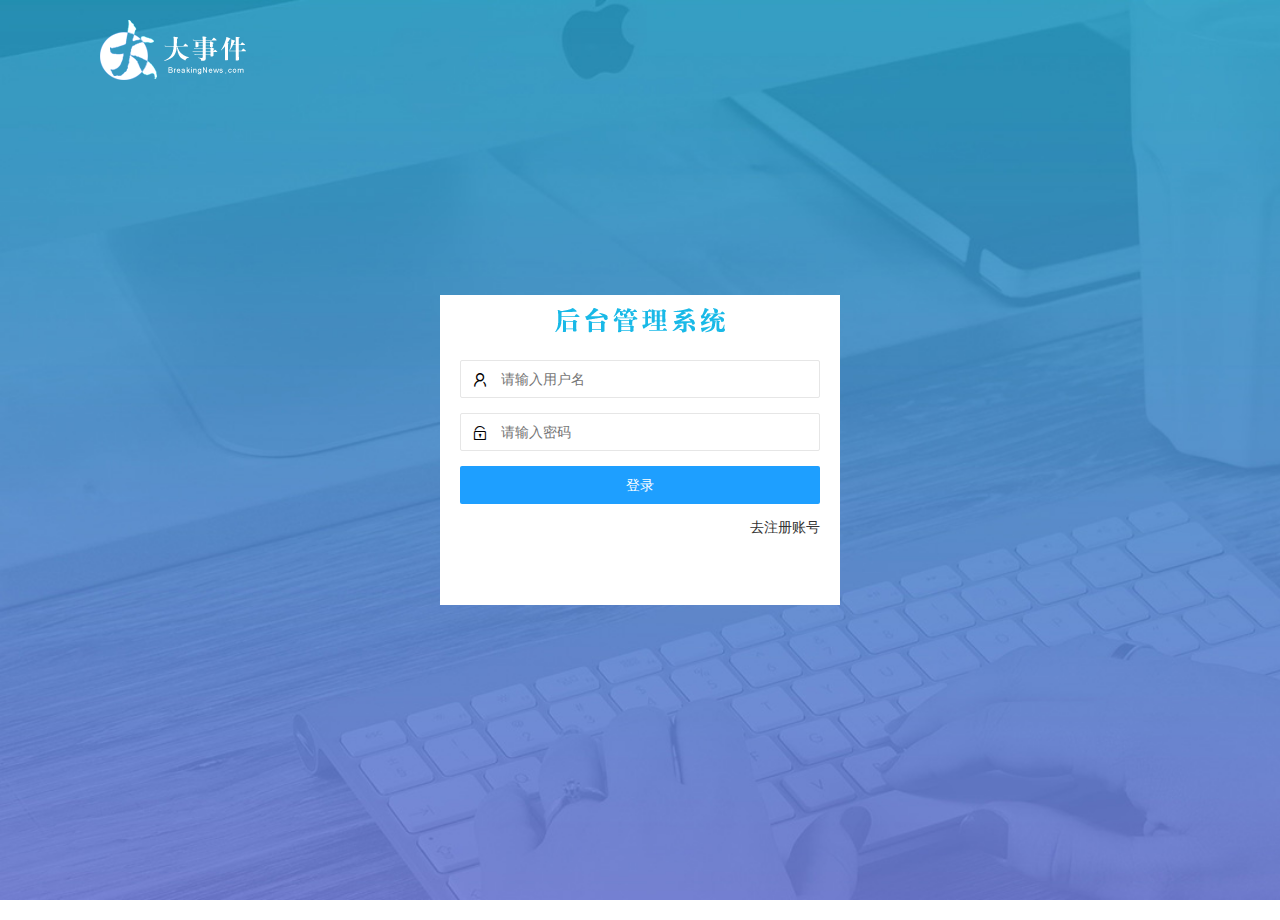
<file: index.html>
<script>
    // 用户直接在地址栏输入index.html也可以访问（是不行的）
    // 判断是否带有token令牌
    if (localStorage.getItem('token') === null) {
        // 不能跳转到index页面，继续停留在login页面
        window.location.href = '/login.html';
    };
</script>
<!DOCTYPE html>

<html lang="en">

<head>
    <meta charset="UTF-8">
    <meta name="viewport" content="width=device-width, initial-scale=1.0">
    <title>后台首页</title>
    <!--导入layui css文件 -->
    <link rel="stylesheet" href="/assets/lib/layui/css/layui.css">
    <!--导入自己写的 css文件 -->
    <link rel="stylesheet" href="/assets/css/index.css">

    <!--导入jq js文件 -->
    <script src="/assets/lib/jquery.js"></script>
    <!-- 导入common.js -->
    <script src="/assets/js/common.js"></script>
    <!--导入自己写的 js文件 -->
    <script src="/assets/js/index.js"></script>
</head>

<body class="layui-layout-body">
    <div class="layui-layout layui-layout-admin">
        <div class="layui-header">
            <!-- logo 模块 -->
            <div class="layui-logo">
                <img src="/assets/images/logo.png" alt="">
            </div>
            <!-- 用户登录信息 模块-->
            <ul class="layui-nav layui-layout-right">
                <li class="layui-nav-item">
                    <a href="javascript:;">
                        <!-- 默认头像 用户名的首字符 -->
                        <span class="text-pic ">s</span>
                        <img src="http://t.cn/RCzsdCq" class="layui-nav-img"> 个人中心
                    </a>
                    <dl class="layui-nav-child">
                        <dd><a href="/user/userinfo.html" target="fm">基本资料</a></dd>
                        <dd><a href="/user/resetpic.html" target="fm">更换头像</a></dd>
                        <dd><a href="/user/resetpwd.html" target="fm">重置密码</a></dd>
                    </dl>
                </li>
                <li class="layui-nav-item"><a href="javascript:;" class="loginout"><i class="layui-icon layui-icon-logout"></i>退出</a></li>
            </ul>
        </div>
        <div class="layui-side layui-bg-black">
            <div class="layui-side-scroll">
                <!-- 用户头像以及欢迎语 -->
                <div class="userinfo">
                    <!-- 默认头像 用户名的首字符 -->
                    <span class="text-pic">s</span>
                    <img src="http://t.cn/RCzsdCq" class="layui-nav-img"> 欢迎 &nbsp;&nbsp;
                    <span class="myname">susu</span>
                </div>
                <!-- 左侧导航区域（可配合layui已有的垂直导航） -->
                <ul class="layui-nav layui-nav-tree" lay-filter="test" lay-shrink="all">
                    <li class="layui-nav-item layui-this"><a href="/home/dashboard.html" target="fm"><i class="layui-icon layui-icon-home"></i>首页</a></li>
                    <li class="layui-nav-item">
                        <a class="" href="javascript:;"><i class="layui-icon layui-icon-read"></i>文章管理</a>
                        <dl class="layui-nav-child">
                            <dd><a href="/article/category.html" target="fm"><i class="layui-icon layui-icon-app"></i>文章类别</a></dd>
                            <dd><a href="/article/article.html" target="fm"><i class="layui-icon layui-icon-app"></i>文章列表</a></dd>
                            <dd><a href="/article/publish.html" target="fm"><i class="layui-icon layui-icon-app"></i>发表文章</a></dd>
                        </dl>
                    </li>
                    <li class="layui-nav-item">
                        <a href="javascript:;"><i class="layui-icon layui-icon-user"></i>个人中心</a>
                        <dl class="layui-nav-child">
                            <dd><a href="/user/userinfo.html" target="fm"><i class="layui-icon layui-icon-app"></i>基本资料</a></dd>
                            <dd><a href="/user/resetpic.html" target="fm"><i class="layui-icon layui-icon-app"></i>更换头像</a></dd>
                            <dd><a href="/user/resetpwd.html" target="fm"><i class="layui-icon layui-icon-app"></i>重置密码</a></dd>
                        </dl>
                    </li>
                </ul>
            </div>
        </div>

        <div class="layui-body">
            <!-- 内容主体区域 -->
            <!-- <div style="padding: 15px;">内容主体区域</div> -->
            <iframe src="/home/dashboard.html" frameborder="0" name="fm"></iframe>
        </div>

        <div class="layui-footer">
            <!-- 底部固定区域 -->
            © layui.com - 底部固定区域
        </div>
    </div>

    <!--导入layui js文件 -->
    <script src="/assets/lib/layui/layui.all.js"></script>
</body>

</html>
</file>
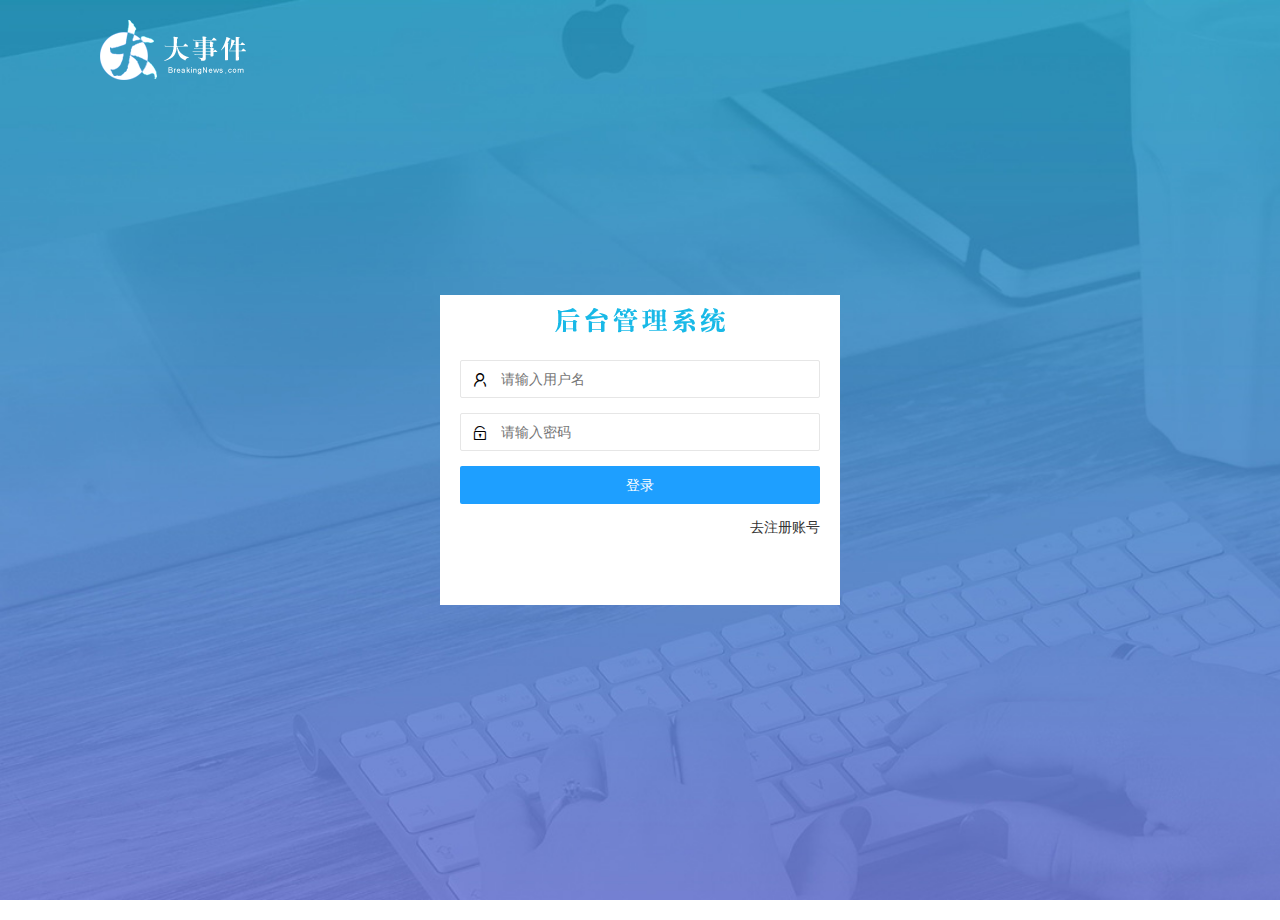
<file: login.html>
<!DOCTYPE html>
<html lang="en">

<head>
    <meta charset="UTF-8">
    <meta name="viewport" content="width=device-width, initial-scale=1.0">
    <title>登录页面</title>
    <!-- 如果是服务器环境开发，第一根 / 表示 big-event 项目-->
    <!-- 导入layui css文件 -->
    <link rel="stylesheet" href="/assets/lib/layui/css/layui.css">
    <!-- 导入自己的css -->
    <link rel="stylesheet" href="/assets/css/login.css">
    <!-- 导入layui js文件 -->
    <script src="/assets/lib/layui/layui.all.js"></script>
    <!-- 导入jq文件 -->
    <script src="/assets/lib/jquery.js"></script>
    <!-- 导入自己的js文件 -->
    <script src="/assets/js/login.js"></script>
</head>

<body>
    <!-- logo模块 开始 -->
    <div class="logo"></div>
    <!-- logo模块 结束 -->

    <!-- 登录模块 开始 -->
    <div class="login">
        <!-- 1.标题 -->
        <div class="title"></div>
        <form class="layui-form" action="">
            <!-- 2.用户名 -->
            <div class="layui-form-item">
                <!-- 字体图标 -->
                <i class="layui-icon layui-icon-username"></i>
                <input type="text" name="username" required lay-verify="required" placeholder="请输入用户名" autocomplete="off" class="layui-input">
            </div>
            <!-- 3.密码 -->
            <div class="layui-form-item">
                <!-- 字体图标 -->
                <i class="layui-icon layui-icon-password"></i>
                <input type="password" name="password" required lay-verify="required" placeholder="请输入密码" autocomplete="off" class="layui-input">
            </div>
            <!-- 4.登录按钮 -->
            <div class="layui-form-item">
                <button class="layui-btn layui-btn-fluid layui-bg-blue" lay-submit lay-filter="formDemo">登录</button>
            </div>
            <!-- 5.去注册，超链接 -->
            <div class="layui-form-item">
                <a href="javascript:;" class="goto-reg">去注册账号</a>
            </div>
        </form>
    </div>
    <!-- 登录模块 结束 -->

    <!-- 注册模块 开始 -->
    <div class="register">
        <!-- 1.标题 -->
        <div class="title"></div>
        <form class="layui-form" action="">
            <!-- 2.用户名 -->
            <div class="layui-form-item">
                <!-- 字体图标 -->
                <i class="layui-icon layui-icon-username"></i>
                <input type="text" name="username" required lay-verify="required" placeholder="请输入用户名" autocomplete="off" class="layui-input">
            </div>
            <!-- 3.密码 -->
            <div class="layui-form-item">
                <!-- 字体图标 -->
                <i class="layui-icon layui-icon-password"></i>
                <input type="password" name="password" required lay-verify="required|len" placeholder="请输入密码" autocomplete="off" class="layui-input pwd">
            </div>
            <!-- 4.确认密码 -->
            <div class="layui-form-item">
                <!-- 字体图标 -->
                <i class="layui-icon layui-icon-password"></i>
                <input type="password" required lay-verify="required|len|same" placeholder="再次确认密码" autocomplete="off" class="layui-input">
            </div>
            <!-- 5.注册按钮 -->
            <div class="layui-form-item">
                <button class="layui-btn layui-btn-fluid layui-bg-blue" lay-submit lay-filter="formDemo">注册</button>
            </div>
            <!-- 6.去登录，超链接 -->
            <div class="layui-form-item">
                <a href="javascript:;" class="goto-login">去登录</a>
            </div>
        </form>
    </div>
    <!-- 注册模块 结束 -->

</body>

</html>
</file>
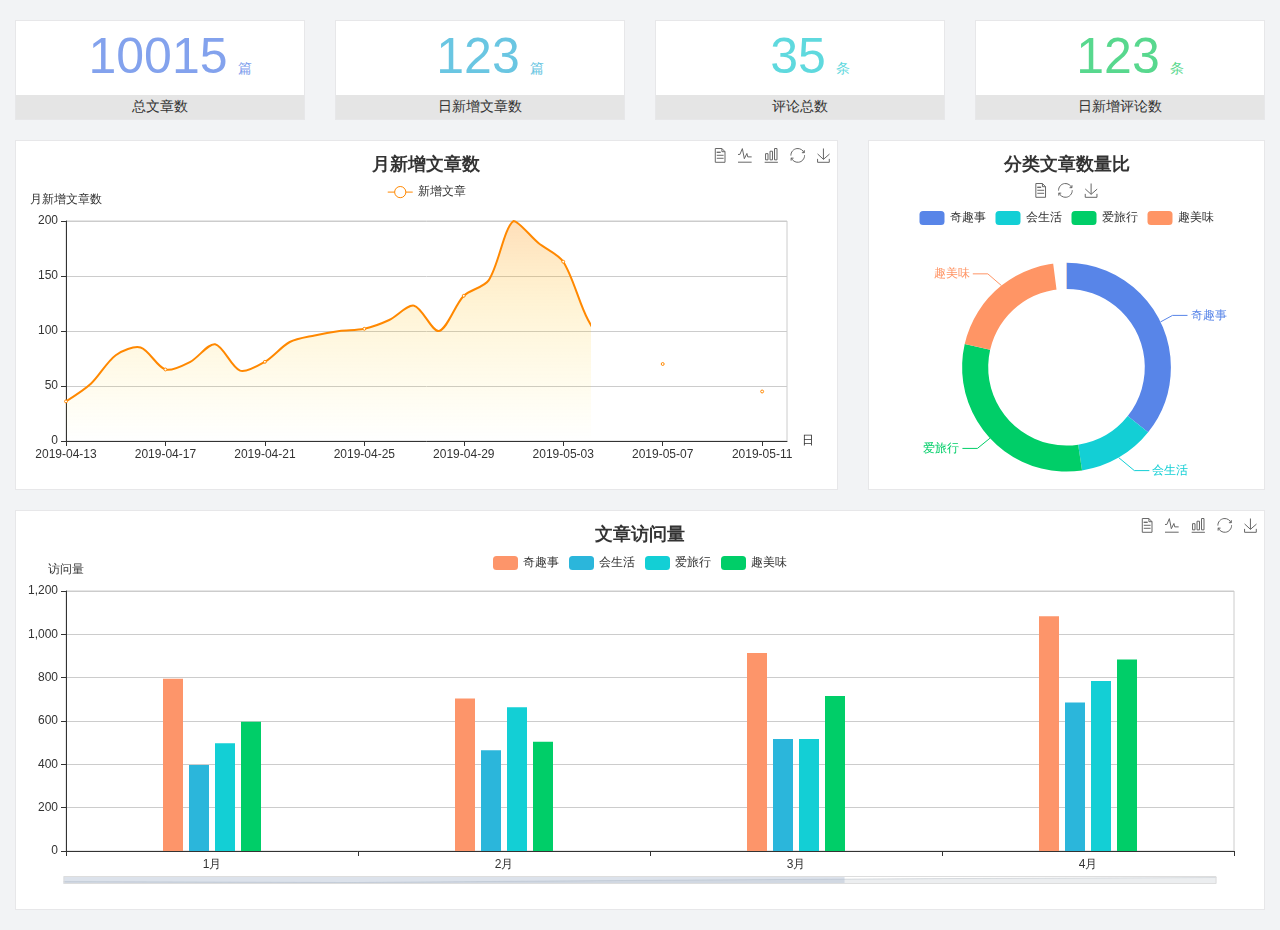
<file: home/dashboard.html>
<!DOCTYPE html>
<html lang="en">

<head>
  <meta charset="UTF-8">
  <meta name="viewport" content="width=device-width, initial-scale=1.0">
  <meta http-equiv="X-UA-Compatible" content="ie=edge">
  <title>图表统计</title>
  <link rel="stylesheet" href="../../assets/lib/bootstrap.css" />
  <link rel="stylesheet" href="../../assets/lib/main.css" />
  <script src="../../assets/lib/jquery.js"></script>
  <script type="text/javascript" src="../../assets/lib/echarts.min.js"></script>
</head>

<body>
  <div class="container-fluid">
    <div class="row spannel_list">
      <div class="col-sm-3 col-xs-6">
        <div class="spannel">
          <em>10015</em><span>篇</span>
          <b>总文章数</b>
        </div>
      </div>
      <div class="col-sm-3 col-xs-6">
        <div class="spannel scolor01">
          <em>123</em><span>篇</span>
          <b>日新增文章数</b>
        </div>
      </div>
      <div class="col-sm-3 col-xs-6">
        <div class="spannel scolor02">
          <em>35</em><span>条</span>
          <b>评论总数</b>
        </div>
      </div>
      <div class="col-sm-3 col-xs-6">
        <div class="spannel scolor03">
          <em>123</em><span>条</span>
          <b>日新增评论数</b>
        </div>
      </div>
    </div>
  </div>

  <div class="container-fluid">
    <div class="row curve-pie">
      <div class="col-lg-8 col-md-8">
        <div class="gragh_pannel" id="curve_show"></div>
      </div>
      <div class="col-lg-4 col-md-4">
        <div class="gragh_pannel" id="pie_show"></div>
      </div>
    </div>
  </div>

  <div class="container-fluid">
    <div class="column_pannel" id="column_show"></div>
  </div>

  <script>
    var oChart = echarts.init(document.getElementById('curve_show'));
    var aList_all = [
      { 'count': 36, 'date': '2019-04-13' },
      { 'count': 52, 'date': '2019-04-14' },
      { 'count': 78, 'date': '2019-04-15' },
      { 'count': 85, 'date': '2019-04-16' },
      { 'count': 65, 'date': '2019-04-17' },
      { 'count': 72, 'date': '2019-04-18' },
      { 'count': 88, 'date': '2019-04-19' },
      { 'count': 64, 'date': '2019-04-20' },
      { 'count': 72, 'date': '2019-04-21' },
      { 'count': 90, 'date': '2019-04-22' },
      { 'count': 96, 'date': '2019-04-23' },
      { 'count': 100, 'date': '2019-04-24' },
      { 'count': 102, 'date': '2019-04-25' },
      { 'count': 110, 'date': '2019-04-26' },
      { 'count': 123, 'date': '2019-04-27' },
      { 'count': 100, 'date': '2019-04-28' },
      { 'count': 132, 'date': '2019-04-29' },
      { 'count': 146, 'date': '2019-04-30' },
      { 'count': 200, 'date': '2019-05-01' },
      { 'count': 180, 'date': '2019-05-02' },
      { 'count': 163, 'date': '2019-05-03' },
      { 'count': 110, 'date': '2019-05-04' },
      { 'count': 80, 'date': '2019-05-05' },
      { 'count': 82, 'date': '2019-05-06' },
      { 'count': 70, 'date': '2019-05-07' },
      { 'count': 65, 'date': '2019-05-08' },
      { 'count': 54, 'date': '2019-05-09' },
      { 'count': 40, 'date': '2019-05-10' },
      { 'count': 45, 'date': '2019-05-11' },
      { 'count': 38, 'date': '2019-05-12' },
    ];

    let aCount = [];
    let aDate = [];

    for (var i = 0; i < aList_all.length; i++) {
      aCount.push(aList_all[i].count);
      aDate.push(aList_all[i].date);
    }

    var chartopt = {
      title: {
        text: '月新增文章数',
        left: 'center',
        top: '10'
      },
      tooltip: {
        trigger: 'axis'
      },
      legend: {
        data: ['新增文章'],
        top: '40'
      },
      toolbox: {
        show: true,
        feature: {
          mark: { show: true },
          dataView: { show: true, readOnly: false },
          magicType: { show: true, type: ['line', 'bar'] },
          restore: { show: true },
          saveAsImage: { show: true }
        }
      },
      calculable: true,
      xAxis: [
        {
          name: '日',
          type: 'category',
          boundaryGap: false,
          data: aDate
        }
      ],
      yAxis: [
        {
          name: '月新增文章数',
          type: 'value'
        }
      ],
      series: [
        {
          name: '新增文章',
          type: 'line',
          smooth: true,
          itemStyle: { normal: { areaStyle: { type: 'default' }, color: '#f80' }, lineStyle: { color: '#f80' } },
          data: aCount
        }],
      areaStyle: {
        normal: {
          color: new echarts.graphic.LinearGradient(0, 0, 0, 1, [{
            offset: 0,
            color: 'rgba(255,136,0,0.39)'
          }, {
            offset: .34,
            color: 'rgba(255,180,0,0.25)'
          }, {
            offset: 1,
            color: 'rgba(255,222,0,0.00)'
          }])

        }
      },
      grid: {
        show: true,
        x: 50,
        x2: 50,
        y: 80,
        height: 220
      }
    };

    oChart.setOption(chartopt);


    var oPie = echarts.init(document.getElementById('pie_show'));
    var oPieopt =
    {
      title: {
        top: 10,
        text: '分类文章数量比',
        x: 'center'
      },
      tooltip: {
        trigger: 'item',
        formatter: "{a} <br/>{b} : {c} ({d}%)"
      },
      color: ['#5885e8', '#13cfd5', '#00ce68', '#ff9565'],
      legend: {
        x: 'center',
        top: 65,
        data: ['奇趣事', '会生活', '爱旅行', '趣美味']
      },
      toolbox: {
        show: true,
        x: 'center',
        top: 35,
        feature: {
          mark: { show: true },
          dataView: { show: true, readOnly: false },
          magicType: {
            show: true,
            type: ['pie', 'funnel'],
            option: {
              funnel: {
                x: '25%',
                width: '50%',
                funnelAlign: 'left',
                max: 1548
              }
            }
          },
          restore: { show: true },
          saveAsImage: { show: true }
        }
      },
      calculable: true,
      series: [
        {
          name: '访问来源',
          type: 'pie',
          radius: ['45%', '60%'],
          center: ['50%', '65%'],
          data: [
            { value: 300, name: '奇趣事' },
            { value: 100, name: '会生活' },
            { value: 260, name: '爱旅行' },
            { value: 180, name: '趣美味' }
          ]
        }
      ]
    };
    oPie.setOption(oPieopt);



    var oColumn = this.echarts.init(document.getElementById('column_show'));
    var oColumnopt =
    {
      title: {
        text: '文章访问量',
        left: 'center',
        top: '10'
      },
      tooltip: {
        trigger: 'axis'
      },
      legend: {
        data: ['奇趣事', '会生活', '爱旅行', '趣美味'],
        top: '40'
      },
      toolbox: {
        show: true,
        feature: {
          mark: { show: true },
          dataView: { show: true, readOnly: false },
          magicType: { show: true, type: ['line', 'bar'] },
          restore: { show: true },
          saveAsImage: { show: true }
        }
      },
      calculable: true,
      xAxis: [
        {
          type: 'category',
          data: ['1月', '2月', '3月', '4月', '5月']
        }
      ],
      yAxis: [
        {
          name: '访问量',
          type: 'value'
        }
      ],
      series: [
        {
          name: '奇趣事',
          type: 'bar',
          barWidth: 20,
          itemStyle: {
            normal: { areaStyle: { type: 'default' }, color: '#fd956a' }
          },
          data: [800, 708, 920, 1090, 1200]
        },
        {
          name: '会生活',
          type: 'bar',
          barWidth: 20,
          itemStyle: {
            normal: { areaStyle: { type: 'default' }, color: '#2bb6db' }
          },
          data: [400, 468, 520, 690, 800]
        },
        {
          name: '爱旅行',
          type: 'bar',
          barWidth: 20,
          itemStyle: {
            normal: { areaStyle: { type: 'default' }, color: '#13cfd5' }
          },
          data: [500, 668, 520, 790, 900]
        },
        {
          name: '趣美味',
          type: 'bar',
          barWidth: 20,
          itemStyle: {
            normal: { areaStyle: { type: 'default' }, color: '#00ce68' }
          },
          data: [600, 508, 720, 890, 1000]
        }
      ],
      grid: {
        show: true,
        x: 50,
        x2: 30,
        y: 80,
        height: 260
      },
      dataZoom: [//给x轴设置滚动条
        {
          start: 0,//默认为0
          end: 100 - 1000 / 31,//默认为100
          type: 'slider',
          show: true,
          xAxisIndex: [0],
          handleSize: 0,//滑动条的 左右2个滑动条的大小
          height: 8,//组件高度
          left: 45, //左边的距离
          right: 50,//右边的距离
          bottom: 26,//右边的距离
          handleColor: '#ddd',//h滑动图标的颜色
          handleStyle: {
            borderColor: "#cacaca",
            borderWidth: "1",
            shadowBlur: 2,
            background: "#ddd",
            shadowColor: "#ddd",
          }
        }]
    };
    oColumn.setOption(oColumnopt);
  </script>
</body>

</html>
</file>
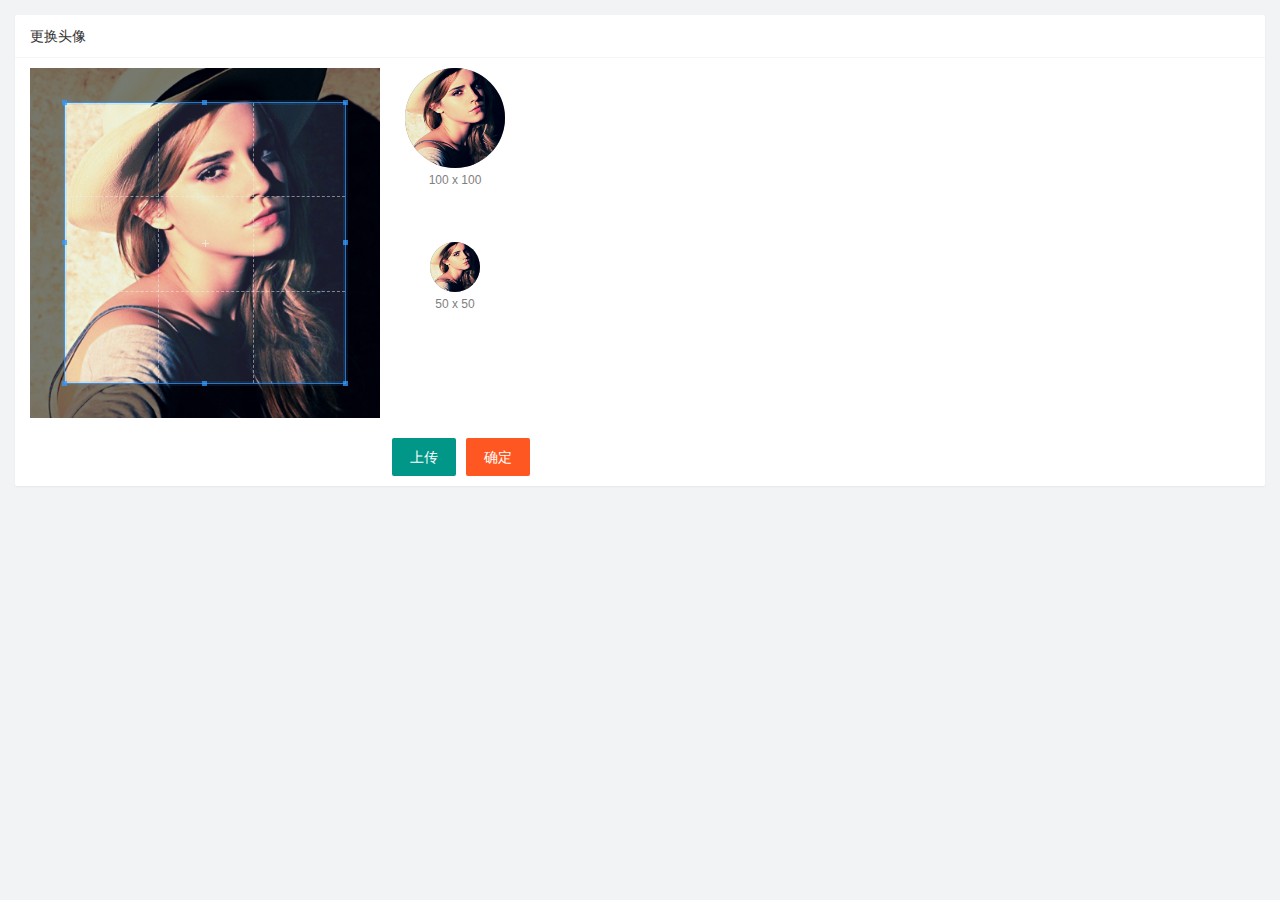
<file: user/resetpic.html>
<!DOCTYPE html>
<html lang="en">

<head>
    <meta charset="UTF-8">
    <meta name="viewport" content="width=device-width, initial-scale=1.0">
    <title>更换头像</title>
    <!-- 导入layui css文件 -->
    <link rel="stylesheet" href="/assets/lib/layui/css/layui.css">
    <!-- 导入 cropper.css-->
    <link rel="stylesheet" href="/assets/lib/cropper/cropper.css">
    <!-- 导入自己写的 css -->
    <link rel="stylesheet" href="/assets/css/user/resetpic.css">

    <!-- 导入jq -->
    <script src="/assets/lib/jquery.js"></script>
    <!-- 导入common.js -->
    <script src="/assets/js/common.js"></script>
    <!--导入Cropper.js  有顺序1-->
    <script src="/assets/lib/cropper/Cropper.js"></script>
    <!-- 导入jquery-cropper.js  有顺序2-->
    <script src="/assets/lib/cropper/jquery-cropper.js"></script>
    <!-- 导入layui js文件 -->
    <script src="/assets/lib/layui/layui.all.js"></script>
    <!-- 导入自己写的 js -->
    <script src="/assets/js/user/resetpic.js"></script>
</head>

<body>
    <div class="layui-card">
        <div class="layui-card-header">更换头像</div>
        <div class="layui-card-body">
            <!-- 主体部分 -->
            <!-- 第一行的图片裁剪和预览区域 -->
            <div class="row1">
                <!-- 图片裁剪区域 -->
                <div class="cropper-box">
                    <!-- 这个 img 标签很重要，将来会把它初始化为裁剪区域 -->
                    <img id="image" src="/assets/images/sample.jpg" />
                </div>
                <!-- 图片的预览区域 -->
                <div class="preview-box">
                    <div>
                        <!-- 宽高为 100px 的预览区域 -->
                        <div class="img-preview w100"></div>
                        <p class="size">100 x 100</p>
                    </div>
                    <div>
                        <!-- 宽高为 50px 的预览区域 -->
                        <div class="img-preview w50"></div>
                        <p class="size">50 x 50</p>
                    </div>
                </div>
            </div>

            <!-- 第二行的按钮区域 -->
            <div class="row2">
                <!-- 文件域 -->
                <input type="file" name="" id="file" style="display: none;">
                <button type="button" class="layui-btn">上传</button>
                <button type="button" class="layui-btn layui-btn-danger">确定</button>
            </div>
        </div>
    </div>
</body>

</html>
</file>
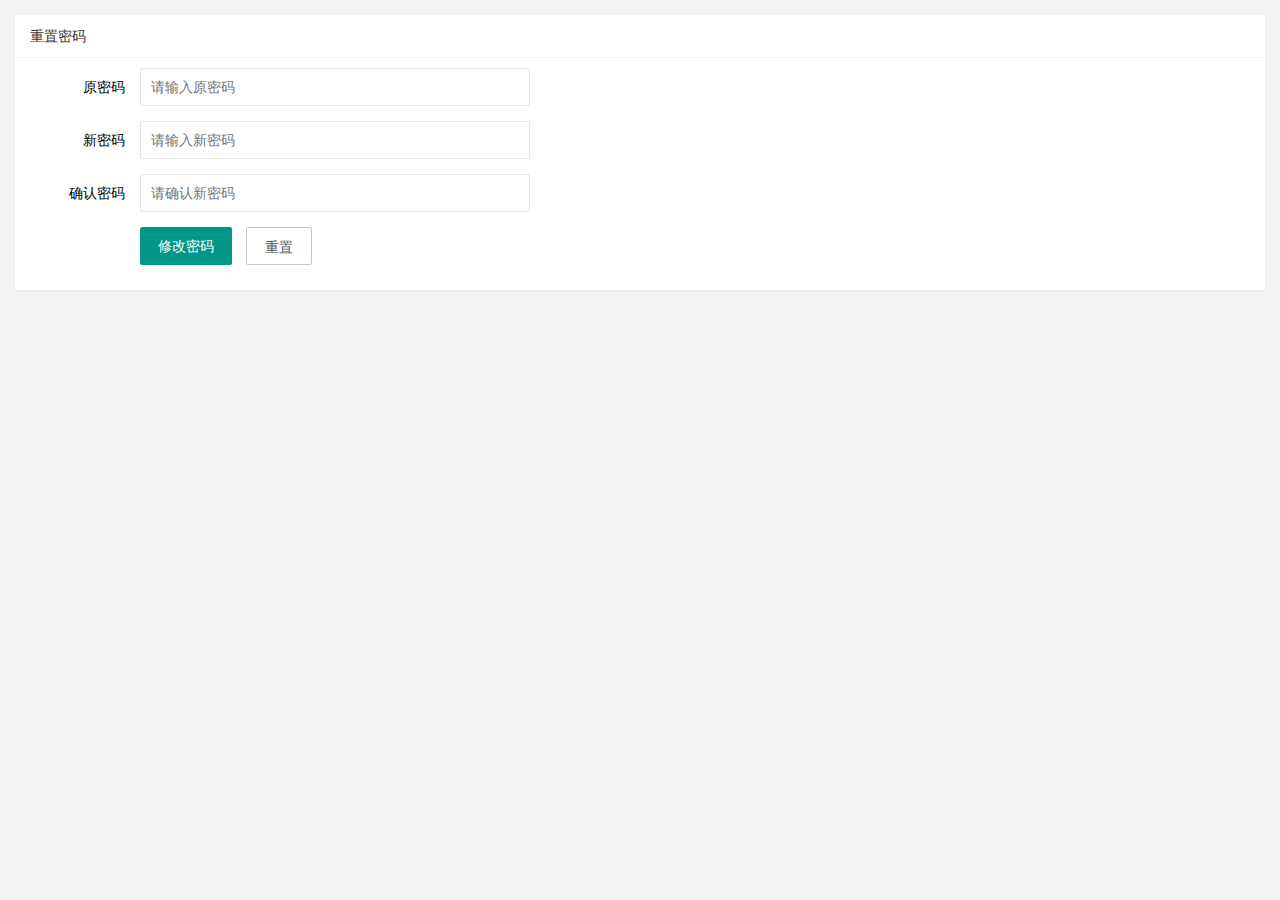
<file: user/resetpwd.html>
<!DOCTYPE html>
<html lang="en">

<head>
    <meta charset="UTF-8">
    <meta name="viewport" content="width=device-width, initial-scale=1.0">
    <title>重置密码</title>
    <!-- 导入layui css文件 -->
    <link rel="stylesheet" href="/assets/lib/layui/css/layui.css">
    <!-- 导入自己写的 css -->
    <link rel="stylesheet" href="/assets/css/user/resetpwd.css">

    <!-- 导入jq -->
    <script src="/assets/lib/jquery.js"></script>
    <!-- 导入common.js -->
    <script src="/assets/js/common.js"></script>
    <!-- 导入layui js文件 -->
    <script src="/assets/lib/layui/layui.all.js"></script>
    <!-- 导入自己写的 js -->
    <script src="/assets/js/user/resetpwd.js"></script>
</head>

<body>
    <div class="layui-card">
        <div class="layui-card-header">重置密码</div>
        <div class="layui-card-body">
            <!-- 主体：表单部分 -->
            <form class="layui-form" action="">
                <!-- 1.原密码 -->
                <div class="layui-form-item">
                    <label class="layui-form-label">原密码</label>
                    <div class="layui-input-block">
                        <input type="password" name="oldPwd" required lay-verify="required|length" placeholder="请输入原密码" autocomplete="off" class="layui-input oldpwd">
                    </div>
                </div>
                <!-- 2.新密码 -->
                <div class="layui-form-item">
                    <label class="layui-form-label">新密码</label>
                    <div class="layui-input-block">
                        <input type="password" name="newPwd" required lay-verify="required|length|diff" placeholder="请输入新密码" autocomplete="off" class="layui-input newpwd">
                    </div>
                </div>
                <!-- 3.确认密码 -->
                <div class="layui-form-item">
                    <label class="layui-form-label">确认密码</label>
                    <div class="layui-input-block">
                        <input type="password" required lay-verify="required|length|same" placeholder="请确认新密码" autocomplete="off" class="layui-input">
                    </div>
                </div>
                <!-- 4.修改密码、重置   按钮 -->
                <div class="layui-form-item">
                    <div class="layui-input-block">
                        <button class="layui-btn" lay-submit lay-filter="formDemo">修改密码</button>
                        <button type="reset" class="layui-btn layui-btn-primary">重置</button>
                    </div>
                </div>
            </form>
        </div>
    </div>
</body>

</html>
</file>
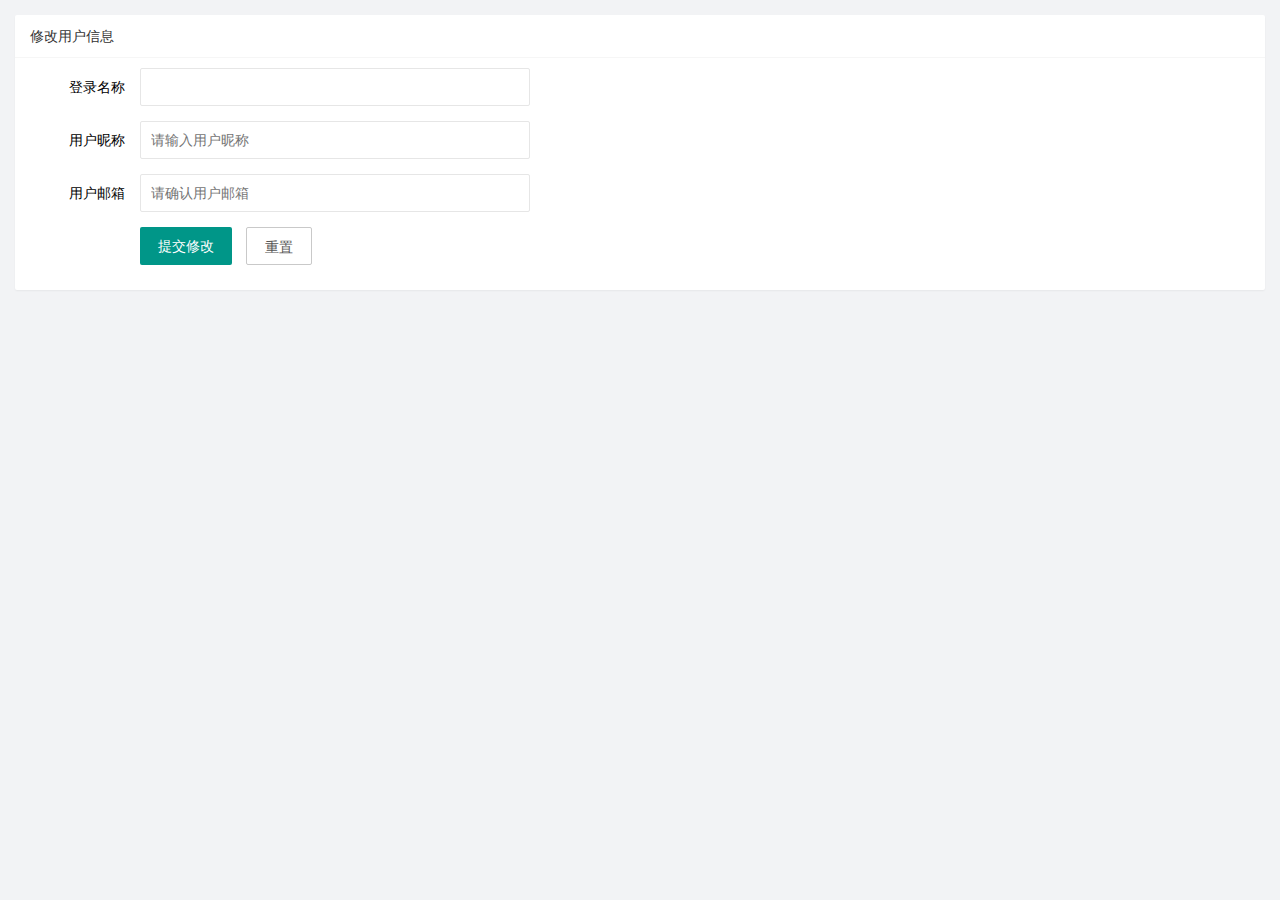
<file: user/userinfo.html>
<!DOCTYPE html>
<html lang="en">

<head>
    <meta charset="UTF-8">
    <meta name="viewport" content="width=device-width, initial-scale=1.0">
    <title>基本资料</title>
    <!-- 导入layui css文件 -->
    <link rel="stylesheet" href="/assets/lib/layui/css/layui.css">
    <!-- 导入自己写的 css -->
    <link rel="stylesheet" href="/assets/css/user/userinfo.css">

    <!-- 导入jq -->
    <script src="/assets/lib/jquery.js"></script>
    <!-- 导入common.js -->
    <script src="/assets/js/common.js"></script>
    <!-- 导入layui js文件 -->
    <script src="/assets/lib/layui/layui.all.js"></script>
    <!-- 导入自己写的 js -->
    <script src="/assets/js/user/userinfo.js"></script>
</head>

<body>
    <div class="layui-card">
        <div class="layui-card-header">修改用户信息</div>
        <div class="layui-card-body">
            <!-- 主体：表单部分 -->
            <form class="layui-form" action="" lay-filter="info">
                <!-- 隐藏域  存放id -->
                <input type="hidden" name="id">
                <!-- 1.登录名称 -->
                <div class="layui-form-item">
                    <label class="layui-form-label">登录名称</label>
                    <div class="layui-input-block">
                        <input type="text" disabled name="username" required lay-verify="required" autocomplete="off" class="layui-input">
                    </div>
                </div>
                <!-- 2.用户昵称 -->
                <div class="layui-form-item">
                    <label class="layui-form-label">用户昵称</label>
                    <div class="layui-input-block">
                        <input type="text" name="nickname" required lay-verify="required" placeholder="请输入用户昵称" autocomplete="off" class="layui-input">
                    </div>
                </div>
                <!-- 3.用户邮箱 -->
                <div class="layui-form-item">
                    <label class="layui-form-label">用户邮箱</label>
                    <div class="layui-input-block">
                        <input type="text" name="email" required lay-verify="required|email" placeholder="请确认用户邮箱" autocomplete="off" class="layui-input">
                    </div>
                </div>
                <!-- 4.提交修改、重置   按钮 -->
                <div class="layui-form-item">
                    <div class="layui-input-block">
                        <button class="layui-btn" lay-submit lay-filter="formDemo">提交修改</button>
                        <button type="reset" class="layui-btn layui-btn-primary">重置</button>
                    </div>
                </div>
            </form>
        </div>
    </div>
</body>

</html>
</file>
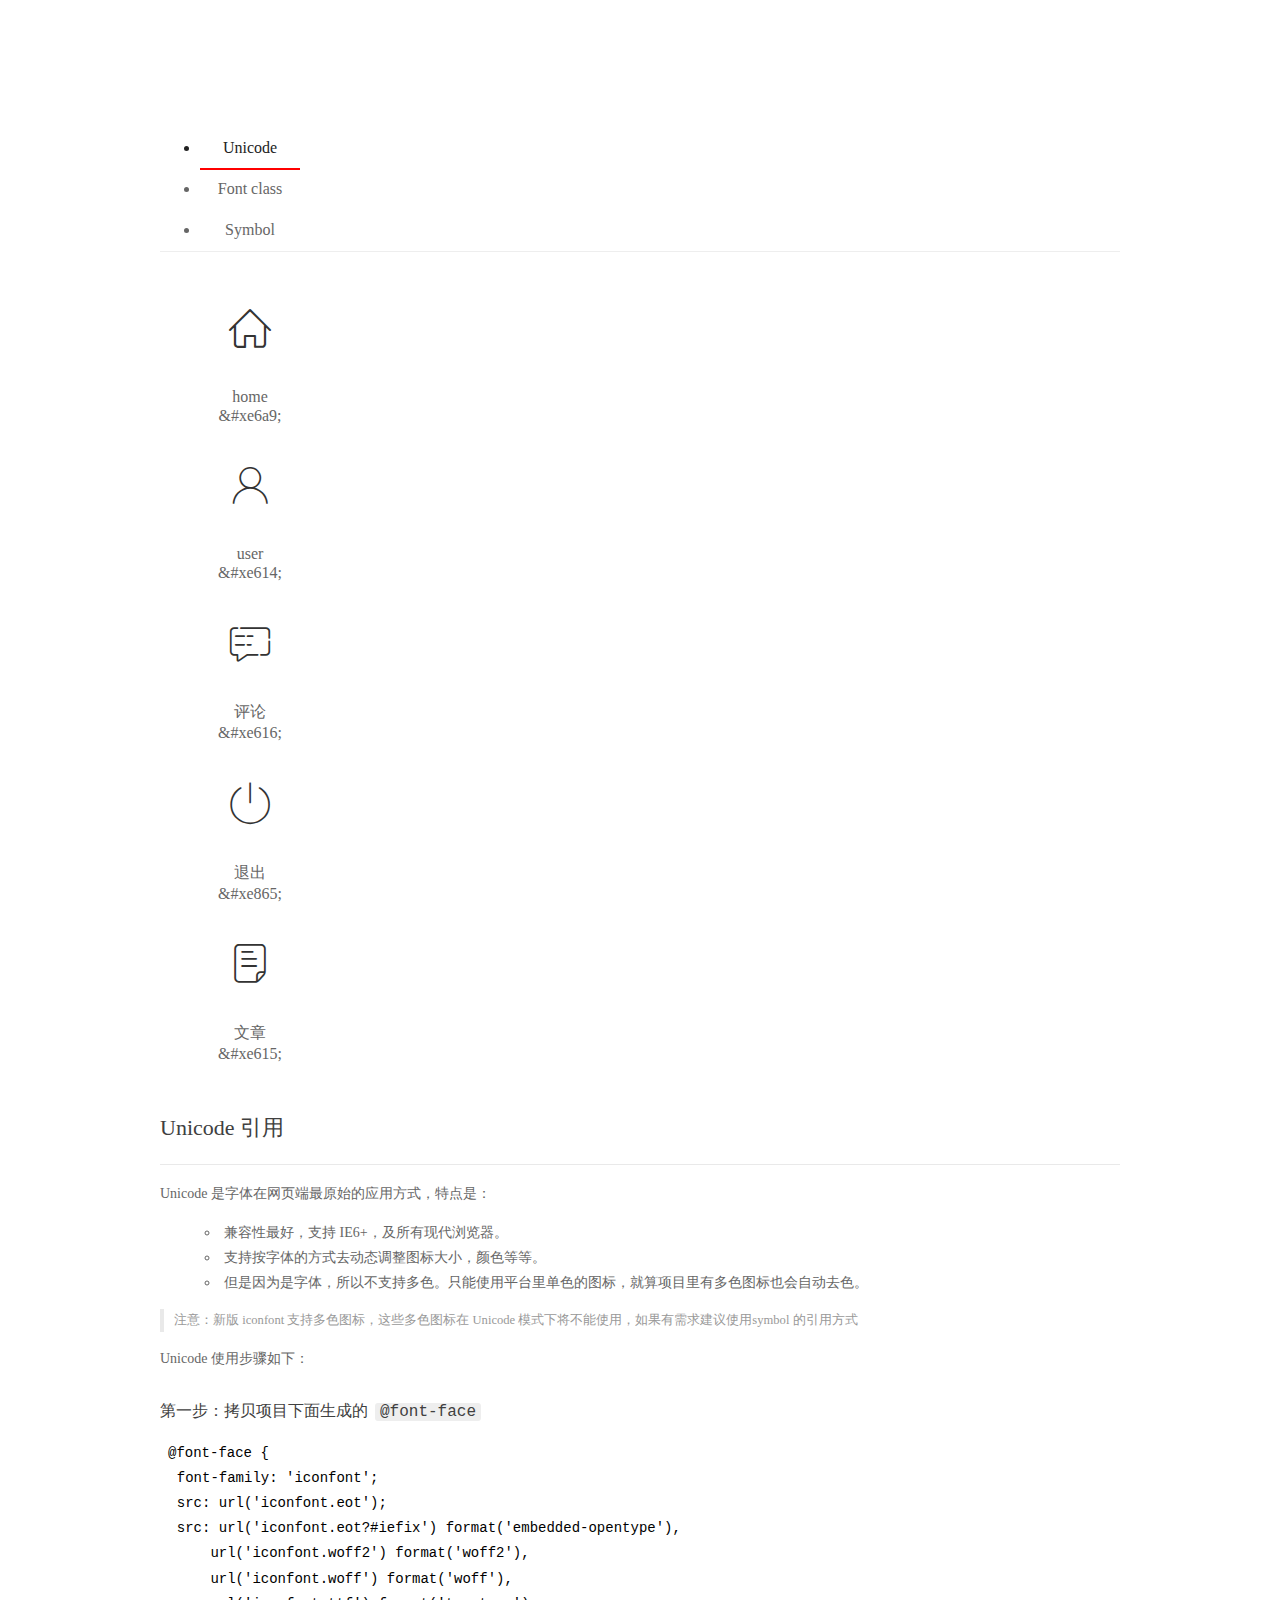
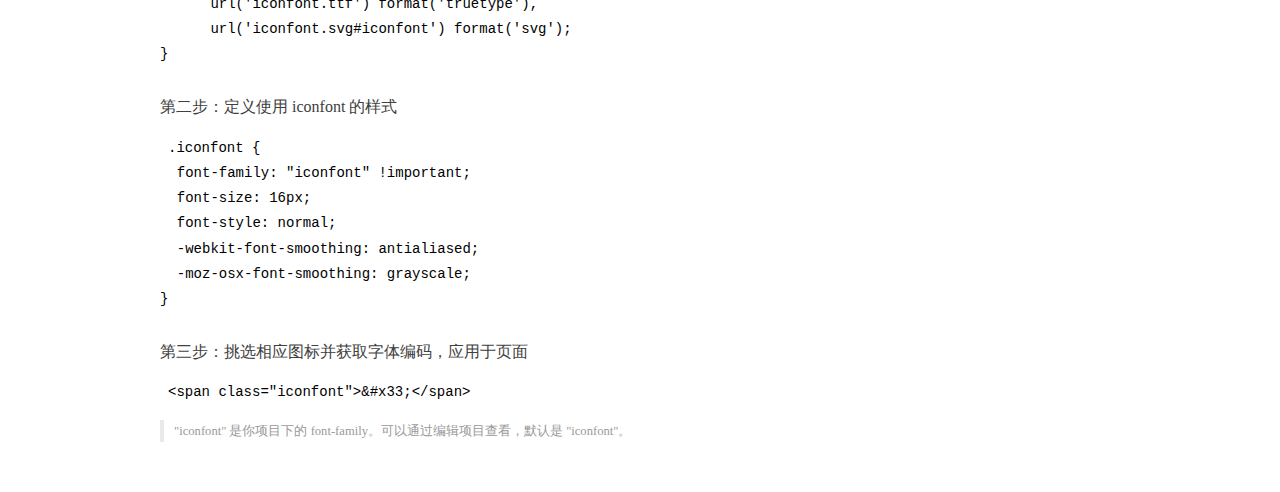
<file: assets/fonts/demo_index.html>
<!DOCTYPE html>
<html>
<head>
  <meta charset="utf-8"/>
  <title>IconFont Demo</title>
  <link rel="shortcut icon" href="https://gtms04.alicdn.com/tps/i4/TB1_oz6GVXXXXaFXpXXJDFnIXXX-64-64.ico" type="image/x-icon"/>
  <link rel="stylesheet" href="https://g.alicdn.com/thx/cube/1.3.2/cube.min.css">
  <link rel="stylesheet" href="demo.css">
  <link rel="stylesheet" href="iconfont.css">
  <script src="iconfont.js"></script>
  <!-- jQuery -->
  <script src="https://a1.alicdn.com/oss/uploads/2018/12/26/7bfddb60-08e8-11e9-9b04-53e73bb6408b.js"></script>
  <!-- 代码高亮 -->
  <script src="https://a1.alicdn.com/oss/uploads/2018/12/26/a3f714d0-08e6-11e9-8a15-ebf944d7534c.js"></script>
</head>
<body>
  <div class="main">
    <h1 class="logo"><a href="https://www.iconfont.cn/" title="iconfont 首页" target="_blank">&#xe86b;</a></h1>
    <div class="nav-tabs">
      <ul id="tabs" class="dib-box">
        <li class="dib active"><span>Unicode</span></li>
        <li class="dib"><span>Font class</span></li>
        <li class="dib"><span>Symbol</span></li>
      </ul>
      
    </div>
    <div class="tab-container">
      <div class="content unicode" style="display: block;">
          <ul class="icon_lists dib-box">
          
            <li class="dib">
              <span class="icon iconfont">&#xe6a9;</span>
                <div class="name">home</div>
                <div class="code-name">&amp;#xe6a9;</div>
              </li>
          
            <li class="dib">
              <span class="icon iconfont">&#xe614;</span>
                <div class="name">user</div>
                <div class="code-name">&amp;#xe614;</div>
              </li>
          
            <li class="dib">
              <span class="icon iconfont">&#xe616;</span>
                <div class="name">评论</div>
                <div class="code-name">&amp;#xe616;</div>
              </li>
          
            <li class="dib">
              <span class="icon iconfont">&#xe865;</span>
                <div class="name">退出</div>
                <div class="code-name">&amp;#xe865;</div>
              </li>
          
            <li class="dib">
              <span class="icon iconfont">&#xe615;</span>
                <div class="name">文章</div>
                <div class="code-name">&amp;#xe615;</div>
              </li>
          
          </ul>
          <div class="article markdown">
          <h2 id="unicode-">Unicode 引用</h2>
          <hr>

          <p>Unicode 是字体在网页端最原始的应用方式，特点是：</p>
          <ul>
            <li>兼容性最好，支持 IE6+，及所有现代浏览器。</li>
            <li>支持按字体的方式去动态调整图标大小，颜色等等。</li>
            <li>但是因为是字体，所以不支持多色。只能使用平台里单色的图标，就算项目里有多色图标也会自动去色。</li>
          </ul>
          <blockquote>
            <p>注意：新版 iconfont 支持多色图标，这些多色图标在 Unicode 模式下将不能使用，如果有需求建议使用symbol 的引用方式</p>
          </blockquote>
          <p>Unicode 使用步骤如下：</p>
          <h3 id="-font-face">第一步：拷贝项目下面生成的 <code>@font-face</code></h3>
<pre><code class="language-css"
>@font-face {
  font-family: 'iconfont';
  src: url('iconfont.eot');
  src: url('iconfont.eot?#iefix') format('embedded-opentype'),
      url('iconfont.woff2') format('woff2'),
      url('iconfont.woff') format('woff'),
      url('iconfont.ttf') format('truetype'),
      url('iconfont.svg#iconfont') format('svg');
}
</code></pre>
          <h3 id="-iconfont-">第二步：定义使用 iconfont 的样式</h3>
<pre><code class="language-css"
>.iconfont {
  font-family: "iconfont" !important;
  font-size: 16px;
  font-style: normal;
  -webkit-font-smoothing: antialiased;
  -moz-osx-font-smoothing: grayscale;
}
</code></pre>
          <h3 id="-">第三步：挑选相应图标并获取字体编码，应用于页面</h3>
<pre>
<code class="language-html"
>&lt;span class="iconfont"&gt;&amp;#x33;&lt;/span&gt;
</code></pre>
          <blockquote>
            <p>"iconfont" 是你项目下的 font-family。可以通过编辑项目查看，默认是 "iconfont"。</p>
          </blockquote>
          </div>
      </div>
      <div class="content font-class">
        <ul class="icon_lists dib-box">
          
          <li class="dib">
            <span class="icon iconfont icon-home"></span>
            <div class="name">
              home
            </div>
            <div class="code-name">.icon-home
            </div>
          </li>
          
          <li class="dib">
            <span class="icon iconfont icon-user"></span>
            <div class="name">
              user
            </div>
            <div class="code-name">.icon-user
            </div>
          </li>
          
          <li class="dib">
            <span class="icon iconfont icon-pinglun"></span>
            <div class="name">
              评论
            </div>
            <div class="code-name">.icon-pinglun
            </div>
          </li>
          
          <li class="dib">
            <span class="icon iconfont icon-tuichu"></span>
            <div class="name">
              退出
            </div>
            <div class="code-name">.icon-tuichu
            </div>
          </li>
          
          <li class="dib">
            <span class="icon iconfont icon-16"></span>
            <div class="name">
              文章
            </div>
            <div class="code-name">.icon-16
            </div>
          </li>
          
        </ul>
        <div class="article markdown">
        <h2 id="font-class-">font-class 引用</h2>
        <hr>

        <p>font-class 是 Unicode 使用方式的一种变种，主要是解决 Unicode 书写不直观，语意不明确的问题。</p>
        <p>与 Unicode 使用方式相比，具有如下特点：</p>
        <ul>
          <li>兼容性良好，支持 IE8+，及所有现代浏览器。</li>
          <li>相比于 Unicode 语意明确，书写更直观。可以很容易分辨这个 icon 是什么。</li>
          <li>因为使用 class 来定义图标，所以当要替换图标时，只需要修改 class 里面的 Unicode 引用。</li>
          <li>不过因为本质上还是使用的字体，所以多色图标还是不支持的。</li>
        </ul>
        <p>使用步骤如下：</p>
        <h3 id="-fontclass-">第一步：引入项目下面生成的 fontclass 代码：</h3>
<pre><code class="language-html">&lt;link rel="stylesheet" href="./iconfont.css"&gt;
</code></pre>
        <h3 id="-">第二步：挑选相应图标并获取类名，应用于页面：</h3>
<pre><code class="language-html">&lt;span class="iconfont icon-xxx"&gt;&lt;/span&gt;
</code></pre>
        <blockquote>
          <p>"
            iconfont" 是你项目下的 font-family。可以通过编辑项目查看，默认是 "iconfont"。</p>
        </blockquote>
      </div>
      </div>
      <div class="content symbol">
          <ul class="icon_lists dib-box">
          
            <li class="dib">
                <svg class="icon svg-icon" aria-hidden="true">
                  <use xlink:href="#icon-home"></use>
                </svg>
                <div class="name">home</div>
                <div class="code-name">#icon-home</div>
            </li>
          
            <li class="dib">
                <svg class="icon svg-icon" aria-hidden="true">
                  <use xlink:href="#icon-user"></use>
                </svg>
                <div class="name">user</div>
                <div class="code-name">#icon-user</div>
            </li>
          
            <li class="dib">
                <svg class="icon svg-icon" aria-hidden="true">
                  <use xlink:href="#icon-pinglun"></use>
                </svg>
                <div class="name">评论</div>
                <div class="code-name">#icon-pinglun</div>
            </li>
          
            <li class="dib">
                <svg class="icon svg-icon" aria-hidden="true">
                  <use xlink:href="#icon-tuichu"></use>
                </svg>
                <div class="name">退出</div>
                <div class="code-name">#icon-tuichu</div>
            </li>
          
            <li class="dib">
                <svg class="icon svg-icon" aria-hidden="true">
                  <use xlink:href="#icon-16"></use>
                </svg>
                <div class="name">文章</div>
                <div class="code-name">#icon-16</div>
            </li>
          
          </ul>
          <div class="article markdown">
          <h2 id="symbol-">Symbol 引用</h2>
          <hr>

          <p>这是一种全新的使用方式，应该说这才是未来的主流，也是平台目前推荐的用法。相关介绍可以参考这篇<a href="">文章</a>
            这种用法其实是做了一个 SVG 的集合，与另外两种相比具有如下特点：</p>
          <ul>
            <li>支持多色图标了，不再受单色限制。</li>
            <li>通过一些技巧，支持像字体那样，通过 <code>font-size</code>, <code>color</code> 来调整样式。</li>
            <li>兼容性较差，支持 IE9+，及现代浏览器。</li>
            <li>浏览器渲染 SVG 的性能一般，还不如 png。</li>
          </ul>
          <p>使用步骤如下：</p>
          <h3 id="-symbol-">第一步：引入项目下面生成的 symbol 代码：</h3>
<pre><code class="language-html">&lt;script src="./iconfont.js"&gt;&lt;/script&gt;
</code></pre>
          <h3 id="-css-">第二步：加入通用 CSS 代码（引入一次就行）：</h3>
<pre><code class="language-html">&lt;style&gt;
.icon {
  width: 1em;
  height: 1em;
  vertical-align: -0.15em;
  fill: currentColor;
  overflow: hidden;
}
&lt;/style&gt;
</code></pre>
          <h3 id="-">第三步：挑选相应图标并获取类名，应用于页面：</h3>
<pre><code class="language-html">&lt;svg class="icon" aria-hidden="true"&gt;
  &lt;use xlink:href="#icon-xxx"&gt;&lt;/use&gt;
&lt;/svg&gt;
</code></pre>
          </div>
      </div>

    </div>
  </div>
  <script>
  $(document).ready(function () {
      $('.tab-container .content:first').show()

      $('#tabs li').click(function (e) {
        var tabContent = $('.tab-container .content')
        var index = $(this).index()

        if ($(this).hasClass('active')) {
          return
        } else {
          $('#tabs li').removeClass('active')
          $(this).addClass('active')

          tabContent.hide().eq(index).fadeIn()
        }
      })
    })
  </script>
</body>
</html>
</file>
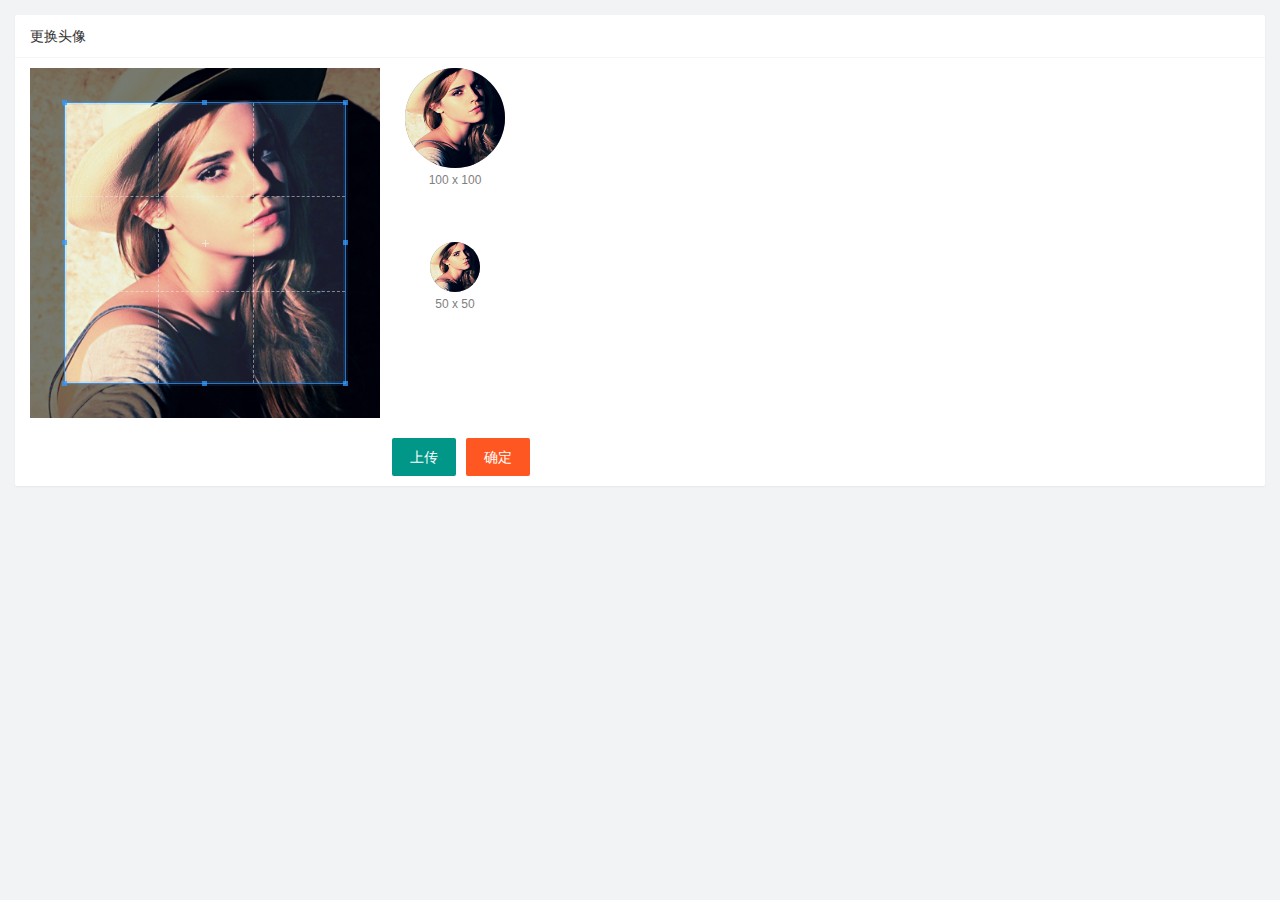
<file: home/user/resetpic.html>
<!DOCTYPE html>
<html lang="en">

<head>
    <meta charset="UTF-8">
    <meta name="viewport" content="width=device-width, initial-scale=1.0">
    <title>更换头像</title>
    <!-- 导入layui css文件 -->
    <link rel="stylesheet" href="/assets/lib/layui/css/layui.css">
    <!-- 导入 cropper.css-->
    <link rel="stylesheet" href="/assets/lib/cropper/cropper.css">
    <!-- 导入自己写的 css -->
    <link rel="stylesheet" href="/assets/css/user/resetpic.css">

    <!-- 导入jq -->
    <script src="/assets/lib/jquery.js"></script>
    <!--导入Cropper.js  有顺序1-->
    <script src="/assets/lib/cropper/Cropper.js"></script>
    <!-- 导入jquery-cropper.js  有顺序2-->
    <script src="/assets/lib/cropper/jquery-cropper.js"></script>
    <!-- 导入layui js文件 -->
    <script src="/assets/lib/layui/layui.all.js"></script>
    <!-- 导入自己写的 js -->
    <script src="/assets/js/user/resetpic.js"></script>
</head>

<body>
    <div class="layui-card">
        <div class="layui-card-header">更换头像</div>
        <div class="layui-card-body">
            <!-- 主体部分 -->
            <!-- 第一行的图片裁剪和预览区域 -->
            <div class="row1">
                <!-- 图片裁剪区域 -->
                <div class="cropper-box">
                    <!-- 这个 img 标签很重要，将来会把它初始化为裁剪区域 -->
                    <img id="image" src="/assets/images/sample.jpg" />
                </div>
                <!-- 图片的预览区域 -->
                <div class="preview-box">
                    <div>
                        <!-- 宽高为 100px 的预览区域 -->
                        <div class="img-preview w100"></div>
                        <p class="size">100 x 100</p>
                    </div>
                    <div>
                        <!-- 宽高为 50px 的预览区域 -->
                        <div class="img-preview w50"></div>
                        <p class="size">50 x 50</p>
                    </div>
                </div>
            </div>

            <!-- 第二行的按钮区域 -->
            <div class="row2">
                <!-- 文件域 -->
                <input type="file" name="" id="file" style="display: none;">
                <button type="button" class="layui-btn">上传</button>
                <button type="button" class="layui-btn layui-btn-danger">确定</button>
            </div>
        </div>
    </div>
</body>

</html>
</file>
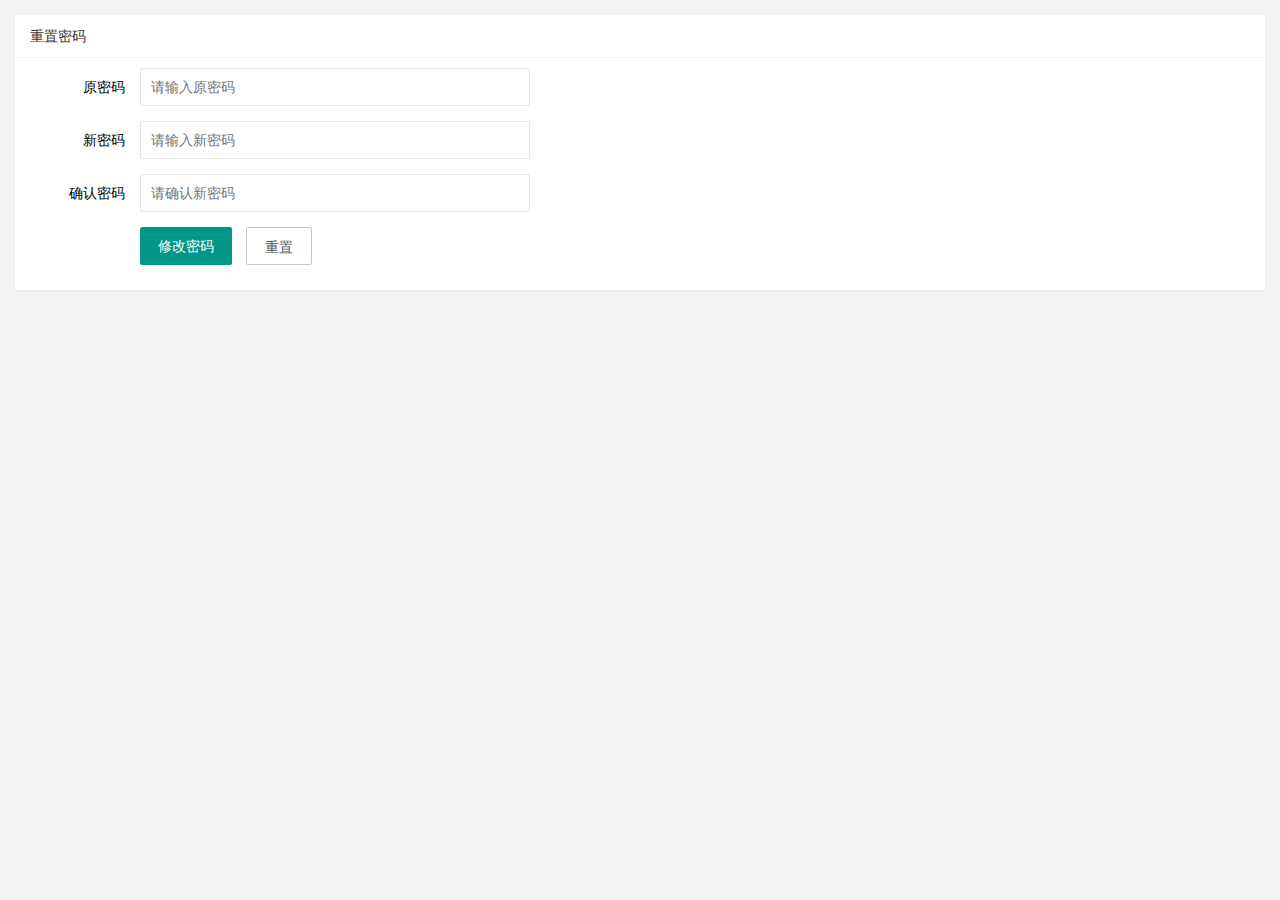
<file: home/user/resetpwd.html>
<!DOCTYPE html>
<html lang="en">

<head>
    <meta charset="UTF-8">
    <meta name="viewport" content="width=device-width, initial-scale=1.0">
    <title>重置密码</title>
    <!-- 导入layui css文件 -->
    <link rel="stylesheet" href="/assets/lib/layui/css/layui.css">
    <!-- 导入自己写的 css -->
    <link rel="stylesheet" href="/assets/css/user/resetpwd.css">

    <!-- 导入jq -->
    <script src="/assets/lib/jquery.js"></script>
    <!-- 导入layui js文件 -->
    <script src="/assets/lib/layui/layui.all.js"></script>
    <!-- 导入自己写的 js -->
    <script src="/assets/js/user/resetpwd.js"></script>
</head>

<body>
    <div class="layui-card">
        <div class="layui-card-header">重置密码</div>
        <div class="layui-card-body">
            <!-- 主体：表单部分 -->
            <form class="layui-form" action="">
                <!-- 1.原密码 -->
                <div class="layui-form-item">
                    <label class="layui-form-label">原密码</label>
                    <div class="layui-input-block">
                        <input type="password" name="oldPwd" required lay-verify="required|length" placeholder="请输入原密码" autocomplete="off" class="layui-input oldpwd">
                    </div>
                </div>
                <!-- 2.新密码 -->
                <div class="layui-form-item">
                    <label class="layui-form-label">新密码</label>
                    <div class="layui-input-block">
                        <input type="password" name="newPwd" required lay-verify="required|length|diff" placeholder="请输入新密码" autocomplete="off" class="layui-input newpwd">
                    </div>
                </div>
                <!-- 3.确认密码 -->
                <div class="layui-form-item">
                    <label class="layui-form-label">确认密码</label>
                    <div class="layui-input-block">
                        <input type="password" required lay-verify="required|length|same" placeholder="请确认新密码" autocomplete="off" class="layui-input">
                    </div>
                </div>
                <!-- 4.修改密码、重置   按钮 -->
                <div class="layui-form-item">
                    <div class="layui-input-block">
                        <button class="layui-btn" lay-submit lay-filter="formDemo">修改密码</button>
                        <button type="reset" class="layui-btn layui-btn-primary">重置</button>
                    </div>
                </div>
            </form>
        </div>
    </div>
</body>

</html>
</file>
<file: assets/lib/layui/css/layui.css>
/** layui-v2.5.6 MIT License By https://www.layui.com */
 .layui-inline,img{display:inline-block;vertical-align:middle}h1,h2,h3,h4,h5,h6{font-weight:400}.layui-edge,.layui-header,.layui-inline,.layui-main{position:relative}.layui-body,.layui-edge,.layui-elip{overflow:hidden}.layui-btn,.layui-edge,.layui-inline,img{vertical-align:middle}.layui-btn,.layui-disabled,.layui-icon,.layui-unselect{-moz-user-select:none;-webkit-user-select:none;-ms-user-select:none}.layui-elip,.layui-form-checkbox span,.layui-form-pane .layui-form-label{text-overflow:ellipsis;white-space:nowrap}.layui-breadcrumb,.layui-tree-btnGroup{visibility:hidden}blockquote,body,button,dd,div,dl,dt,form,h1,h2,h3,h4,h5,h6,input,li,ol,p,pre,td,textarea,th,ul{margin:0;padding:0;-webkit-tap-highlight-color:rgba(0,0,0,0)}a:active,a:hover{outline:0}img{border:none}li{list-style:none}table{border-collapse:collapse;border-spacing:0}h4,h5,h6{font-size:100%}button,input,optgroup,option,select,textarea{font-family:inherit;font-size:inherit;font-style:inherit;font-weight:inherit;outline:0}pre{white-space:pre-wrap;white-space:-moz-pre-wrap;white-space:-pre-wrap;white-space:-o-pre-wrap;word-wrap:break-word}body{line-height:24px;font:14px Helvetica Neue,Helvetica,PingFang SC,Tahoma,Arial,sans-serif}hr{height:1px;margin:10px 0;border:0;clear:both}a{color:#333;text-decoration:none}a:hover{color:#777}a cite{font-style:normal;*cursor:pointer}.layui-border-box,.layui-border-box *{box-sizing:border-box}.layui-box,.layui-box *{box-sizing:content-box}.layui-clear{clear:both;*zoom:1}.layui-clear:after{content:'\20';clear:both;*zoom:1;display:block;height:0}.layui-inline{*display:inline;*zoom:1}.layui-edge{display:inline-block;width:0;height:0;border-width:6px;border-style:dashed;border-color:transparent}.layui-edge-top{top:-4px;border-bottom-color:#999;border-bottom-style:solid}.layui-edge-right{border-left-color:#999;border-left-style:solid}.layui-edge-bottom{top:2px;border-top-color:#999;border-top-style:solid}.layui-edge-left{border-right-color:#999;border-right-style:solid}.layui-disabled,.layui-disabled:hover{color:#d2d2d2!important;cursor:not-allowed!important}.layui-circle{border-radius:100%}.layui-show{display:block!important}.layui-hide{display:none!important}@font-face{font-family:layui-icon;src:url(../font/iconfont.eot?v=256);src:url(../font/iconfont.eot?v=256#iefix) format('embedded-opentype'),url(../font/iconfont.woff2?v=256) format('woff2'),url(../font/iconfont.woff?v=256) format('woff'),url(../font/iconfont.ttf?v=256) format('truetype'),url(../font/iconfont.svg?v=256#layui-icon) format('svg')}.layui-icon{font-family:layui-icon!important;font-size:16px;font-style:normal;-webkit-font-smoothing:antialiased;-moz-osx-font-smoothing:grayscale}.layui-icon-reply-fill:before{content:"\e611"}.layui-icon-set-fill:before{content:"\e614"}.layui-icon-menu-fill:before{content:"\e60f"}.layui-icon-search:before{content:"\e615"}.layui-icon-share:before{content:"\e641"}.layui-icon-set-sm:before{content:"\e620"}.layui-icon-engine:before{content:"\e628"}.layui-icon-close:before{content:"\1006"}.layui-icon-close-fill:before{content:"\1007"}.layui-icon-chart-screen:before{content:"\e629"}.layui-icon-star:before{content:"\e600"}.layui-icon-circle-dot:before{content:"\e617"}.layui-icon-chat:before{content:"\e606"}.layui-icon-release:before{content:"\e609"}.layui-icon-list:before{content:"\e60a"}.layui-icon-chart:before{content:"\e62c"}.layui-icon-ok-circle:before{content:"\1005"}.layui-icon-layim-theme:before{content:"\e61b"}.layui-icon-table:before{content:"\e62d"}.layui-icon-right:before{content:"\e602"}.layui-icon-left:before{content:"\e603"}.layui-icon-cart-simple:before{content:"\e698"}.layui-icon-face-cry:before{content:"\e69c"}.layui-icon-face-smile:before{content:"\e6af"}.layui-icon-survey:before{content:"\e6b2"}.layui-icon-tree:before{content:"\e62e"}.layui-icon-ie:before{content:"\e7bb"}.layui-icon-upload-circle:before{content:"\e62f"}.layui-icon-add-circle:before{content:"\e61f"}.layui-icon-download-circle:before{content:"\e601"}.layui-icon-templeate-1:before{content:"\e630"}.layui-icon-util:before{content:"\e631"}.layui-icon-face-surprised:before{content:"\e664"}.layui-icon-edit:before{content:"\e642"}.layui-icon-speaker:before{content:"\e645"}.layui-icon-down:before{content:"\e61a"}.layui-icon-file:before{content:"\e621"}.layui-icon-layouts:before{content:"\e632"}.layui-icon-rate-half:before{content:"\e6c9"}.layui-icon-add-circle-fine:before{content:"\e608"}.layui-icon-prev-circle:before{content:"\e633"}.layui-icon-read:before{content:"\e705"}.layui-icon-404:before{content:"\e61c"}.layui-icon-carousel:before{content:"\e634"}.layui-icon-help:before{content:"\e607"}.layui-icon-code-circle:before{content:"\e635"}.layui-icon-windows:before{content:"\e67f"}.layui-icon-water:before{content:"\e636"}.layui-icon-username:before{content:"\e66f"}.layui-icon-find-fill:before{content:"\e670"}.layui-icon-about:before{content:"\e60b"}.layui-icon-location:before{content:"\e715"}.layui-icon-up:before{content:"\e619"}.layui-icon-pause:before{content:"\e651"}.layui-icon-date:before{content:"\e637"}.layui-icon-layim-uploadfile:before{content:"\e61d"}.layui-icon-delete:before{content:"\e640"}.layui-icon-play:before{content:"\e652"}.layui-icon-top:before{content:"\e604"}.layui-icon-firefox:before{content:"\e686"}.layui-icon-friends:before{content:"\e612"}.layui-icon-refresh-3:before{content:"\e9aa"}.layui-icon-ok:before{content:"\e605"}.layui-icon-layer:before{content:"\e638"}.layui-icon-face-smile-fine:before{content:"\e60c"}.layui-icon-dollar:before{content:"\e659"}.layui-icon-group:before{content:"\e613"}.layui-icon-layim-download:before{content:"\e61e"}.layui-icon-picture-fine:before{content:"\e60d"}.layui-icon-link:before{content:"\e64c"}.layui-icon-diamond:before{content:"\e735"}.layui-icon-log:before{content:"\e60e"}.layui-icon-key:before{content:"\e683"}.layui-icon-rate-solid:before{content:"\e67a"}.layui-icon-fonts-del:before{content:"\e64f"}.layui-icon-unlink:before{content:"\e64d"}.layui-icon-fonts-clear:before{content:"\e639"}.layui-icon-triangle-r:before{content:"\e623"}.layui-icon-circle:before{content:"\e63f"}.layui-icon-radio:before{content:"\e643"}.layui-icon-align-center:before{content:"\e647"}.layui-icon-align-right:before{content:"\e648"}.layui-icon-align-left:before{content:"\e649"}.layui-icon-loading-1:before{content:"\e63e"}.layui-icon-return:before{content:"\e65c"}.layui-icon-fonts-strong:before{content:"\e62b"}.layui-icon-upload:before{content:"\e67c"}.layui-icon-dialogue:before{content:"\e63a"}.layui-icon-video:before{content:"\e6ed"}.layui-icon-headset:before{content:"\e6fc"}.layui-icon-cellphone-fine:before{content:"\e63b"}.layui-icon-add-1:before{content:"\e654"}.layui-icon-face-smile-b:before{content:"\e650"}.layui-icon-fonts-html:before{content:"\e64b"}.layui-icon-screen-full:before{content:"\e622"}.layui-icon-form:before{content:"\e63c"}.layui-icon-cart:before{content:"\e657"}.layui-icon-camera-fill:before{content:"\e65d"}.layui-icon-tabs:before{content:"\e62a"}.layui-icon-heart-fill:before{content:"\e68f"}.layui-icon-fonts-code:before{content:"\e64e"}.layui-icon-ios:before{content:"\e680"}.layui-icon-at:before{content:"\e687"}.layui-icon-fire:before{content:"\e756"}.layui-icon-set:before{content:"\e716"}.layui-icon-fonts-u:before{content:"\e646"}.layui-icon-triangle-d:before{content:"\e625"}.layui-icon-tips:before{content:"\e702"}.layui-icon-picture:before{content:"\e64a"}.layui-icon-more-vertical:before{content:"\e671"}.layui-icon-bluetooth:before{content:"\e689"}.layui-icon-flag:before{content:"\e66c"}.layui-icon-loading:before{content:"\e63d"}.layui-icon-fonts-i:before{content:"\e644"}.layui-icon-refresh-1:before{content:"\e666"}.layui-icon-rmb:before{content:"\e65e"}.layui-icon-addition:before{content:"\e624"}.layui-icon-home:before{content:"\e68e"}.layui-icon-time:before{content:"\e68d"}.layui-icon-user:before{content:"\e770"}.layui-icon-notice:before{content:"\e667"}.layui-icon-chrome:before{content:"\e68a"}.layui-icon-edge:before{content:"\e68b"}.layui-icon-login-weibo:before{content:"\e675"}.layui-icon-voice:before{content:"\e688"}.layui-icon-upload-drag:before{content:"\e681"}.layui-icon-login-qq:before{content:"\e676"}.layui-icon-snowflake:before{content:"\e6b1"}.layui-icon-heart:before{content:"\e68c"}.layui-icon-logout:before{content:"\e682"}.layui-icon-file-b:before{content:"\e655"}.layui-icon-template:before{content:"\e663"}.layui-icon-transfer:before{content:"\e691"}.layui-icon-auz:before{content:"\e672"}.layui-icon-console:before{content:"\e665"}.layui-icon-app:before{content:"\e653"}.layui-icon-prev:before{content:"\e65a"}.layui-icon-website:before{content:"\e7ae"}.layui-icon-next:before{content:"\e65b"}.layui-icon-component:before{content:"\e857"}.layui-icon-android:before{content:"\e684"}.layui-icon-more:before{content:"\e65f"}.layui-icon-login-wechat:before{content:"\e677"}.layui-icon-shrink-right:before{content:"\e668"}.layui-icon-spread-left:before{content:"\e66b"}.layui-icon-camera:before{content:"\e660"}.layui-icon-note:before{content:"\e66e"}.layui-icon-refresh:before{content:"\e669"}.layui-icon-female:before{content:"\e661"}.layui-icon-male:before{content:"\e662"}.layui-icon-screen-restore:before{content:"\e758"}.layui-icon-password:before{content:"\e673"}.layui-icon-senior:before{content:"\e674"}.layui-icon-theme:before{content:"\e66a"}.layui-icon-tread:before{content:"\e6c5"}.layui-icon-praise:before{content:"\e6c6"}.layui-icon-star-fill:before{content:"\e658"}.layui-icon-rate:before{content:"\e67b"}.layui-icon-template-1:before{content:"\e656"}.layui-icon-vercode:before{content:"\e679"}.layui-icon-service:before{content:"\e626"}.layui-icon-cellphone:before{content:"\e678"}.layui-icon-print:before{content:"\e66d"}.layui-icon-cols:before{content:"\e610"}.layui-icon-wifi:before{content:"\e7e0"}.layui-icon-export:before{content:"\e67d"}.layui-icon-rss:before{content:"\e808"}.layui-icon-slider:before{content:"\e714"}.layui-icon-email:before{content:"\e618"}.layui-icon-subtraction:before{content:"\e67e"}.layui-icon-mike:before{content:"\e6dc"}.layui-icon-light:before{content:"\e748"}.layui-icon-gift:before{content:"\e627"}.layui-icon-mute:before{content:"\e685"}.layui-icon-reduce-circle:before{content:"\e616"}.layui-icon-music:before{content:"\e690"}.layui-main{width:1140px;margin:0 auto}.layui-header{z-index:1000;height:60px}.layui-header a:hover{transition:all .5s;-webkit-transition:all .5s}.layui-side{position:fixed;left:0;top:0;bottom:0;z-index:999;width:200px;overflow-x:hidden}.layui-side-scroll{position:relative;width:220px;height:100%;overflow-x:hidden}.layui-body{position:absolute;left:200px;right:0;top:0;bottom:0;z-index:998;width:auto;overflow-y:auto;box-sizing:border-box}.layui-layout-body{overflow:hidden}.layui-layout-admin .layui-header{background-color:#23262E}.layui-layout-admin .layui-side{top:60px;width:200px;overflow-x:hidden}.layui-layout-admin .layui-body{position:fixed;top:60px;bottom:44px}.layui-layout-admin .layui-main{width:auto;margin:0 15px}.layui-layout-admin .layui-footer{position:fixed;left:200px;right:0;bottom:0;height:44px;line-height:44px;padding:0 15px;background-color:#eee}.layui-layout-admin .layui-logo{position:absolute;left:0;top:0;width:200px;height:100%;line-height:60px;text-align:center;color:#009688;font-size:16px}.layui-layout-admin .layui-header .layui-nav{background:0 0}.layui-layout-left{position:absolute!important;left:200px;top:0}.layui-layout-right{position:absolute!important;right:0;top:0}.layui-container{position:relative;margin:0 auto;padding:0 15px;box-sizing:border-box}.layui-fluid{position:relative;margin:0 auto;padding:0 15px}.layui-row:after,.layui-row:before{content:'';display:block;clear:both}.layui-col-lg1,.layui-col-lg10,.layui-col-lg11,.layui-col-lg12,.layui-col-lg2,.layui-col-lg3,.layui-col-lg4,.layui-col-lg5,.layui-col-lg6,.layui-col-lg7,.layui-col-lg8,.layui-col-lg9,.layui-col-md1,.layui-col-md10,.layui-col-md11,.layui-col-md12,.layui-col-md2,.layui-col-md3,.layui-col-md4,.layui-col-md5,.layui-col-md6,.layui-col-md7,.layui-col-md8,.layui-col-md9,.layui-col-sm1,.layui-col-sm10,.layui-col-sm11,.layui-col-sm12,.layui-col-sm2,.layui-col-sm3,.layui-col-sm4,.layui-col-sm5,.layui-col-sm6,.layui-col-sm7,.layui-col-sm8,.layui-col-sm9,.layui-col-xs1,.layui-col-xs10,.layui-col-xs11,.layui-col-xs12,.layui-col-xs2,.layui-col-xs3,.layui-col-xs4,.layui-col-xs5,.layui-col-xs6,.layui-col-xs7,.layui-col-xs8,.layui-col-xs9{position:relative;display:block;box-sizing:border-box}.layui-col-xs1,.layui-col-xs10,.layui-col-xs11,.layui-col-xs12,.layui-col-xs2,.layui-col-xs3,.layui-col-xs4,.layui-col-xs5,.layui-col-xs6,.layui-col-xs7,.layui-col-xs8,.layui-col-xs9{float:left}.layui-col-xs1{width:8.33333333%}.layui-col-xs2{width:16.66666667%}.layui-col-xs3{width:25%}.layui-col-xs4{width:33.33333333%}.layui-col-xs5{width:41.66666667%}.layui-col-xs6{width:50%}.layui-col-xs7{width:58.33333333%}.layui-col-xs8{width:66.66666667%}.layui-col-xs9{width:75%}.layui-col-xs10{width:83.33333333%}.layui-col-xs11{width:91.66666667%}.layui-col-xs12{width:100%}.layui-col-xs-offset1{margin-left:8.33333333%}.layui-col-xs-offset2{margin-left:16.66666667%}.layui-col-xs-offset3{margin-left:25%}.layui-col-xs-offset4{margin-left:33.33333333%}.layui-col-xs-offset5{margin-left:41.66666667%}.layui-col-xs-offset6{margin-left:50%}.layui-col-xs-offset7{margin-left:58.33333333%}.layui-col-xs-offset8{margin-left:66.66666667%}.layui-col-xs-offset9{margin-left:75%}.layui-col-xs-offset10{margin-left:83.33333333%}.layui-col-xs-offset11{margin-left:91.66666667%}.layui-col-xs-offset12{margin-left:100%}@media screen and (max-width:768px){.layui-hide-xs{display:none!important}.layui-show-xs-block{display:block!important}.layui-show-xs-inline{display:inline!important}.layui-show-xs-inline-block{display:inline-block!important}}@media screen and (min-width:768px){.layui-container{width:750px}.layui-hide-sm{display:none!important}.layui-show-sm-block{display:block!important}.layui-show-sm-inline{display:inline!important}.layui-show-sm-inline-block{display:inline-block!important}.layui-col-sm1,.layui-col-sm10,.layui-col-sm11,.layui-col-sm12,.layui-col-sm2,.layui-col-sm3,.layui-col-sm4,.layui-col-sm5,.layui-col-sm6,.layui-col-sm7,.layui-col-sm8,.layui-col-sm9{float:left}.layui-col-sm1{width:8.33333333%}.layui-col-sm2{width:16.66666667%}.layui-col-sm3{width:25%}.layui-col-sm4{width:33.33333333%}.layui-col-sm5{width:41.66666667%}.layui-col-sm6{width:50%}.layui-col-sm7{width:58.33333333%}.layui-col-sm8{width:66.66666667%}.layui-col-sm9{width:75%}.layui-col-sm10{width:83.33333333%}.layui-col-sm11{width:91.66666667%}.layui-col-sm12{width:100%}.layui-col-sm-offset1{margin-left:8.33333333%}.layui-col-sm-offset2{margin-left:16.66666667%}.layui-col-sm-offset3{margin-left:25%}.layui-col-sm-offset4{margin-left:33.33333333%}.layui-col-sm-offset5{margin-left:41.66666667%}.layui-col-sm-offset6{margin-left:50%}.layui-col-sm-offset7{margin-left:58.33333333%}.layui-col-sm-offset8{margin-left:66.66666667%}.layui-col-sm-offset9{margin-left:75%}.layui-col-sm-offset10{margin-left:83.33333333%}.layui-col-sm-offset11{margin-left:91.66666667%}.layui-col-sm-offset12{margin-left:100%}}@media screen and (min-width:992px){.layui-container{width:970px}.layui-hide-md{display:none!important}.layui-show-md-block{display:block!important}.layui-show-md-inline{display:inline!important}.layui-show-md-inline-block{display:inline-block!important}.layui-col-md1,.layui-col-md10,.layui-col-md11,.layui-col-md12,.layui-col-md2,.layui-col-md3,.layui-col-md4,.layui-col-md5,.layui-col-md6,.layui-col-md7,.layui-col-md8,.layui-col-md9{float:left}.layui-col-md1{width:8.33333333%}.layui-col-md2{width:16.66666667%}.layui-col-md3{width:25%}.layui-col-md4{width:33.33333333%}.layui-col-md5{width:41.66666667%}.layui-col-md6{width:50%}.layui-col-md7{width:58.33333333%}.layui-col-md8{width:66.66666667%}.layui-col-md9{width:75%}.layui-col-md10{width:83.33333333%}.layui-col-md11{width:91.66666667%}.layui-col-md12{width:100%}.layui-col-md-offset1{margin-left:8.33333333%}.layui-col-md-offset2{margin-left:16.66666667%}.layui-col-md-offset3{margin-left:25%}.layui-col-md-offset4{margin-left:33.33333333%}.layui-col-md-offset5{margin-left:41.66666667%}.layui-col-md-offset6{margin-left:50%}.layui-col-md-offset7{margin-left:58.33333333%}.layui-col-md-offset8{margin-left:66.66666667%}.layui-col-md-offset9{margin-left:75%}.layui-col-md-offset10{margin-left:83.33333333%}.layui-col-md-offset11{margin-left:91.66666667%}.layui-col-md-offset12{margin-left:100%}}@media screen and (min-width:1200px){.layui-container{width:1170px}.layui-hide-lg{display:none!important}.layui-show-lg-block{display:block!important}.layui-show-lg-inline{display:inline!important}.layui-show-lg-inline-block{display:inline-block!important}.layui-col-lg1,.layui-col-lg10,.layui-col-lg11,.layui-col-lg12,.layui-col-lg2,.layui-col-lg3,.layui-col-lg4,.layui-col-lg5,.layui-col-lg6,.layui-col-lg7,.layui-col-lg8,.layui-col-lg9{float:left}.layui-col-lg1{width:8.33333333%}.layui-col-lg2{width:16.66666667%}.layui-col-lg3{width:25%}.layui-col-lg4{width:33.33333333%}.layui-col-lg5{width:41.66666667%}.layui-col-lg6{width:50%}.layui-col-lg7{width:58.33333333%}.layui-col-lg8{width:66.66666667%}.layui-col-lg9{width:75%}.layui-col-lg10{width:83.33333333%}.layui-col-lg11{width:91.66666667%}.layui-col-lg12{width:100%}.layui-col-lg-offset1{margin-left:8.33333333%}.layui-col-lg-offset2{margin-left:16.66666667%}.layui-col-lg-offset3{margin-left:25%}.layui-col-lg-offset4{margin-left:33.33333333%}.layui-col-lg-offset5{margin-left:41.66666667%}.layui-col-lg-offset6{margin-left:50%}.layui-col-lg-offset7{margin-left:58.33333333%}.layui-col-lg-offset8{margin-left:66.66666667%}.layui-col-lg-offset9{margin-left:75%}.layui-col-lg-offset10{margin-left:83.33333333%}.layui-col-lg-offset11{margin-left:91.66666667%}.layui-col-lg-offset12{margin-left:100%}}.layui-col-space1{margin:-.5px}.layui-col-space1>*{padding:.5px}.layui-col-space2{margin:-1px}.layui-col-space2>*{padding:1px}.layui-col-space4{margin:-2px}.layui-col-space4>*{padding:2px}.layui-col-space5{margin:-2.5px}.layui-col-space5>*{padding:2.5px}.layui-col-space6{margin:-3px}.layui-col-space6>*{padding:3px}.layui-col-space8{margin:-4px}.layui-col-space8>*{padding:4px}.layui-col-space10{margin:-5px}.layui-col-space10>*{padding:5px}.layui-col-space12{margin:-6px}.layui-col-space12>*{padding:6px}.layui-col-space14{margin:-7px}.layui-col-space14>*{padding:7px}.layui-col-space15{margin:-7.5px}.layui-col-space15>*{padding:7.5px}.layui-col-space16{margin:-8px}.layui-col-space16>*{padding:8px}.layui-col-space18{margin:-9px}.layui-col-space18>*{padding:9px}.layui-col-space20{margin:-10px}.layui-col-space20>*{padding:10px}.layui-col-space22{margin:-11px}.layui-col-space22>*{padding:11px}.layui-col-space24{margin:-12px}.layui-col-space24>*{padding:12px}.layui-col-space25{margin:-12.5px}.layui-col-space25>*{padding:12.5px}.layui-col-space26{margin:-13px}.layui-col-space26>*{padding:13px}.layui-col-space28{margin:-14px}.layui-col-space28>*{padding:14px}.layui-col-space30{margin:-15px}.layui-col-space30>*{padding:15px}.layui-btn,.layui-input,.layui-select,.layui-textarea,.layui-upload-button{outline:0;-webkit-appearance:none;transition:all .3s;-webkit-transition:all .3s;box-sizing:border-box}.layui-elem-quote{margin-bottom:10px;padding:15px;line-height:22px;border-left:5px solid #009688;border-radius:0 2px 2px 0;background-color:#f2f2f2}.layui-quote-nm{border-style:solid;border-width:1px 1px 1px 5px;background:0 0}.layui-elem-field{margin-bottom:10px;padding:0;border-width:1px;border-style:solid}.layui-elem-field legend{margin-left:20px;padding:0 10px;font-size:20px;font-weight:300}.layui-field-title{margin:10px 0 20px;border-width:1px 0 0}.layui-field-box{padding:10px 15px}.layui-field-title .layui-field-box{padding:10px 0}.layui-progress{position:relative;height:6px;border-radius:20px;background-color:#e2e2e2}.layui-progress-bar{position:absolute;left:0;top:0;width:0;max-width:100%;height:6px;border-radius:20px;text-align:right;background-color:#5FB878;transition:all .3s;-webkit-transition:all .3s}.layui-progress-big,.layui-progress-big .layui-progress-bar{height:18px;line-height:18px}.layui-progress-text{position:relative;top:-20px;line-height:18px;font-size:12px;color:#666}.layui-progress-big .layui-progress-text{position:static;padding:0 10px;color:#fff}.layui-collapse{border-width:1px;border-style:solid;border-radius:2px}.layui-colla-content,.layui-colla-item{border-top-width:1px;border-top-style:solid}.layui-colla-item:first-child{border-top:none}.layui-colla-title{position:relative;height:42px;line-height:42px;padding:0 15px 0 35px;color:#333;background-color:#f2f2f2;cursor:pointer;font-size:14px;overflow:hidden}.layui-colla-content{display:none;padding:10px 15px;line-height:22px;color:#666}.layui-colla-icon{position:absolute;left:15px;top:0;font-size:14px}.layui-card{margin-bottom:15px;border-radius:2px;background-color:#fff;box-shadow:0 1px 2px 0 rgba(0,0,0,.05)}.layui-card:last-child{margin-bottom:0}.layui-card-header{position:relative;height:42px;line-height:42px;padding:0 15px;border-bottom:1px solid #f6f6f6;color:#333;border-radius:2px 2px 0 0;font-size:14px}.layui-bg-black,.layui-bg-blue,.layui-bg-cyan,.layui-bg-green,.layui-bg-orange,.layui-bg-red{color:#fff!important}.layui-card-body{position:relative;padding:10px 15px;line-height:24px}.layui-card-body[pad15]{padding:15px}.layui-card-body[pad20]{padding:20px}.layui-card-body .layui-table{margin:5px 0}.layui-card .layui-tab{margin:0}.layui-panel-window{position:relative;padding:15px;border-radius:0;border-top:5px solid #E6E6E6;background-color:#fff}.layui-auxiliar-moving{position:fixed;left:0;right:0;top:0;bottom:0;width:100%;height:100%;background:0 0;z-index:9999999999}.layui-form-label,.layui-form-mid,.layui-form-select,.layui-input-block,.layui-input-inline,.layui-textarea{position:relative}.layui-bg-red{background-color:#FF5722!important}.layui-bg-orange{background-color:#FFB800!important}.layui-bg-green{background-color:#009688!important}.layui-bg-cyan{background-color:#2F4056!important}.layui-bg-blue{background-color:#1E9FFF!important}.layui-bg-black{background-color:#393D49!important}.layui-bg-gray{background-color:#eee!important;color:#666!important}.layui-badge-rim,.layui-colla-content,.layui-colla-item,.layui-collapse,.layui-elem-field,.layui-form-pane .layui-form-item[pane],.layui-form-pane .layui-form-label,.layui-input,.layui-layedit,.layui-layedit-tool,.layui-quote-nm,.layui-select,.layui-tab-bar,.layui-tab-card,.layui-tab-title,.layui-tab-title .layui-this:after,.layui-textarea{border-color:#e6e6e6}.layui-timeline-item:before,hr{background-color:#e6e6e6}.layui-text{line-height:22px;font-size:14px;color:#666}.layui-text h1,.layui-text h2,.layui-text h3{font-weight:500;color:#333}.layui-text h1{font-size:30px}.layui-text h2{font-size:24px}.layui-text h3{font-size:18px}.layui-text a:not(.layui-btn){color:#01AAED}.layui-text a:not(.layui-btn):hover{text-decoration:underline}.layui-text ul{padding:5px 0 5px 15px}.layui-text ul li{margin-top:5px;list-style-type:disc}.layui-text em,.layui-word-aux{color:#999!important;padding:0 5px!important}.layui-btn{display:inline-block;height:38px;line-height:38px;padding:0 18px;background-color:#009688;color:#fff;white-space:nowrap;text-align:center;font-size:14px;border:none;border-radius:2px;cursor:pointer}.layui-btn:hover{opacity:.8;filter:alpha(opacity=80);color:#fff}.layui-btn:active{opacity:1;filter:alpha(opacity=100)}.layui-btn+.layui-btn{margin-left:10px}.layui-btn-container{font-size:0}.layui-btn-container .layui-btn{margin-right:10px;margin-bottom:10px}.layui-btn-container .layui-btn+.layui-btn{margin-left:0}.layui-table .layui-btn-container .layui-btn{margin-bottom:9px}.layui-btn-radius{border-radius:100px}.layui-btn .layui-icon{margin-right:3px;font-size:18px;vertical-align:bottom;vertical-align:middle\9}.layui-btn-primary{border:1px solid #C9C9C9;background-color:#fff;color:#555}.layui-btn-primary:hover{border-color:#009688;color:#333}.layui-btn-normal{background-color:#1E9FFF}.layui-btn-warm{background-color:#FFB800}.layui-btn-danger{background-color:#FF5722}.layui-btn-checked{background-color:#5FB878}.layui-btn-disabled,.layui-btn-disabled:active,.layui-btn-disabled:hover{border:1px solid #e6e6e6;background-color:#FBFBFB;color:#C9C9C9;cursor:not-allowed;opacity:1}.layui-btn-lg{height:44px;line-height:44px;padding:0 25px;font-size:16px}.layui-btn-sm{height:30px;line-height:30px;padding:0 10px;font-size:12px}.layui-btn-sm i{font-size:16px!important}.layui-btn-xs{height:22px;line-height:22px;padding:0 5px;font-size:12px}.layui-btn-xs i{font-size:14px!important}.layui-btn-group{display:inline-block;vertical-align:middle;font-size:0}.layui-btn-group .layui-btn{margin-left:0!important;margin-right:0!important;border-left:1px solid rgba(255,255,255,.5);border-radius:0}.layui-btn-group .layui-btn-primary{border-left:none}.layui-btn-group .layui-btn-primary:hover{border-color:#C9C9C9;color:#009688}.layui-btn-group .layui-btn:first-child{border-left:none;border-radius:2px 0 0 2px}.layui-btn-group .layui-btn-primary:first-child{border-left:1px solid #c9c9c9}.layui-btn-group .layui-btn:last-child{border-radius:0 2px 2px 0}.layui-btn-group .layui-btn+.layui-btn{margin-left:0}.layui-btn-group+.layui-btn-group{margin-left:10px}.layui-btn-fluid{width:100%}.layui-input,.layui-select,.layui-textarea{height:38px;line-height:1.3;line-height:38px\9;border-width:1px;border-style:solid;background-color:#fff;border-radius:2px}.layui-input::-webkit-input-placeholder,.layui-select::-webkit-input-placeholder,.layui-textarea::-webkit-input-placeholder{line-height:1.3}.layui-input,.layui-textarea{display:block;width:100%;padding-left:10px}.layui-input:hover,.layui-textarea:hover{border-color:#D2D2D2!important}.layui-input:focus,.layui-textarea:focus{border-color:#C9C9C9!important}.layui-textarea{min-height:100px;height:auto;line-height:20px;padding:6px 10px;resize:vertical}.layui-select{padding:0 10px}.layui-form input[type=checkbox],.layui-form input[type=radio],.layui-form select{display:none}.layui-form [lay-ignore]{display:initial}.layui-form-item{margin-bottom:15px;clear:both;*zoom:1}.layui-form-item:after{content:'\20';clear:both;*zoom:1;display:block;height:0}.layui-form-label{float:left;display:block;padding:9px 15px;width:80px;font-weight:400;line-height:20px;text-align:right}.layui-form-label-col{display:block;float:none;padding:9px 0;line-height:20px;text-align:left}.layui-form-item .layui-inline{margin-bottom:5px;margin-right:10px}.layui-input-block{margin-left:110px;min-height:36px}.layui-input-inline{display:inline-block;vertical-align:middle}.layui-form-item .layui-input-inline{float:left;width:190px;margin-right:10px}.layui-form-text .layui-input-inline{width:auto}.layui-form-mid{float:left;display:block;padding:9px 0!important;line-height:20px;margin-right:10px}.layui-form-danger+.layui-form-select .layui-input,.layui-form-danger:focus{border-color:#FF5722!important}.layui-form-select .layui-input{padding-right:30px;cursor:pointer}.layui-form-select .layui-edge{position:absolute;right:10px;top:50%;margin-top:-3px;cursor:pointer;border-width:6px;border-top-color:#c2c2c2;border-top-style:solid;transition:all .3s;-webkit-transition:all .3s}.layui-form-select dl{display:none;position:absolute;left:0;top:42px;padding:5px 0;z-index:899;min-width:100%;border:1px solid #d2d2d2;max-height:300px;overflow-y:auto;background-color:#fff;border-radius:2px;box-shadow:0 2px 4px rgba(0,0,0,.12);box-sizing:border-box}.layui-form-select dl dd,.layui-form-select dl dt{padding:0 10px;line-height:36px;white-space:nowrap;overflow:hidden;text-overflow:ellipsis}.layui-form-select dl dt{font-size:12px;color:#999}.layui-form-select dl dd{cursor:pointer}.layui-form-select dl dd:hover{background-color:#f2f2f2;-webkit-transition:.5s all;transition:.5s all}.layui-form-select .layui-select-group dd{padding-left:20px}.layui-form-select dl dd.layui-select-tips{padding-left:10px!important;color:#999}.layui-form-select dl dd.layui-this{background-color:#5FB878;color:#fff}.layui-form-checkbox,.layui-form-select dl dd.layui-disabled{background-color:#fff}.layui-form-selected dl{display:block}.layui-form-checkbox,.layui-form-checkbox *,.layui-form-switch{display:inline-block;vertical-align:middle}.layui-form-selected .layui-edge{margin-top:-9px;-webkit-transform:rotate(180deg);transform:rotate(180deg);margin-top:-3px\9}:root .layui-form-selected .layui-edge{margin-top:-9px\0/IE9}.layui-form-selectup dl{top:auto;bottom:42px}.layui-select-none{margin:5px 0;text-align:center;color:#999}.layui-select-disabled .layui-disabled{border-color:#eee!important}.layui-select-disabled .layui-edge{border-top-color:#d2d2d2}.layui-form-checkbox{position:relative;height:30px;line-height:30px;margin-right:10px;padding-right:30px;cursor:pointer;font-size:0;-webkit-transition:.1s linear;transition:.1s linear;box-sizing:border-box}.layui-form-checkbox span{padding:0 10px;height:100%;font-size:14px;border-radius:2px 0 0 2px;background-color:#d2d2d2;color:#fff;overflow:hidden}.layui-form-checkbox:hover span{background-color:#c2c2c2}.layui-form-checkbox i{position:absolute;right:0;top:0;width:30px;height:28px;border:1px solid #d2d2d2;border-left:none;border-radius:0 2px 2px 0;color:#fff;font-size:20px;text-align:center}.layui-form-checkbox:hover i{border-color:#c2c2c2;color:#c2c2c2}.layui-form-checked,.layui-form-checked:hover{border-color:#5FB878}.layui-form-checked span,.layui-form-checked:hover span{background-color:#5FB878}.layui-form-checked i,.layui-form-checked:hover i{color:#5FB878}.layui-form-item .layui-form-checkbox{margin-top:4px}.layui-form-checkbox[lay-skin=primary]{height:auto!important;line-height:normal!important;min-width:18px;min-height:18px;border:none!important;margin-right:0;padding-left:28px;padding-right:0;background:0 0}.layui-form-checkbox[lay-skin=primary] span{padding-left:0;padding-right:15px;line-height:18px;background:0 0;color:#666}.layui-form-checkbox[lay-skin=primary] i{right:auto;left:0;width:16px;height:16px;line-height:16px;border:1px solid #d2d2d2;font-size:12px;border-radius:2px;background-color:#fff;-webkit-transition:.1s linear;transition:.1s linear}.layui-form-checkbox[lay-skin=primary]:hover i{border-color:#5FB878;color:#fff}.layui-form-checked[lay-skin=primary] i{border-color:#5FB878!important;background-color:#5FB878;color:#fff}.layui-checkbox-disbaled[lay-skin=primary] span{background:0 0!important;color:#c2c2c2}.layui-checkbox-disbaled[lay-skin=primary]:hover i{border-color:#d2d2d2}.layui-form-item .layui-form-checkbox[lay-skin=primary]{margin-top:10px}.layui-form-switch{position:relative;height:22px;line-height:22px;min-width:35px;padding:0 5px;margin-top:8px;border:1px solid #d2d2d2;border-radius:20px;cursor:pointer;background-color:#fff;-webkit-transition:.1s linear;transition:.1s linear}.layui-form-switch i{position:absolute;left:5px;top:3px;width:16px;height:16px;border-radius:20px;background-color:#d2d2d2;-webkit-transition:.1s linear;transition:.1s linear}.layui-form-switch em{position:relative;top:0;width:25px;margin-left:21px;padding:0!important;text-align:center!important;color:#999!important;font-style:normal!important;font-size:12px}.layui-form-onswitch{border-color:#5FB878;background-color:#5FB878}.layui-checkbox-disbaled,.layui-checkbox-disbaled i{border-color:#e2e2e2!important}.layui-form-onswitch i{left:100%;margin-left:-21px;background-color:#fff}.layui-form-onswitch em{margin-left:5px;margin-right:21px;color:#fff!important}.layui-checkbox-disbaled span{background-color:#e2e2e2!important}.layui-checkbox-disbaled:hover i{color:#fff!important}[lay-radio]{display:none}.layui-form-radio,.layui-form-radio *{display:inline-block;vertical-align:middle}.layui-form-radio{line-height:28px;margin:6px 10px 0 0;padding-right:10px;cursor:pointer;font-size:0}.layui-form-radio *{font-size:14px}.layui-form-radio>i{margin-right:8px;font-size:22px;color:#c2c2c2}.layui-form-radio>i:hover,.layui-form-radioed>i{color:#5FB878}.layui-radio-disbaled>i{color:#e2e2e2!important}.layui-form-pane .layui-form-label{width:110px;padding:8px 15px;height:38px;line-height:20px;border-width:1px;border-style:solid;border-radius:2px 0 0 2px;text-align:center;background-color:#FBFBFB;overflow:hidden;box-sizing:border-box}.layui-form-pane .layui-input-inline{margin-left:-1px}.layui-form-pane .layui-input-block{margin-left:110px;left:-1px}.layui-form-pane .layui-input{border-radius:0 2px 2px 0}.layui-form-pane .layui-form-text .layui-form-label{float:none;width:100%;border-radius:2px;box-sizing:border-box;text-align:left}.layui-form-pane .layui-form-text .layui-input-inline{display:block;margin:0;top:-1px;clear:both}.layui-form-pane .layui-form-text .layui-input-block{margin:0;left:0;top:-1px}.layui-form-pane .layui-form-text .layui-textarea{min-height:100px;border-radius:0 0 2px 2px}.layui-form-pane .layui-form-checkbox{margin:4px 0 4px 10px}.layui-form-pane .layui-form-radio,.layui-form-pane .layui-form-switch{margin-top:6px;margin-left:10px}.layui-form-pane .layui-form-item[pane]{position:relative;border-width:1px;border-style:solid}.layui-form-pane .layui-form-item[pane] .layui-form-label{position:absolute;left:0;top:0;height:100%;border-width:0 1px 0 0}.layui-form-pane .layui-form-item[pane] .layui-input-inline{margin-left:110px}@media screen and (max-width:450px){.layui-form-item .layui-form-label{text-overflow:ellipsis;overflow:hidden;white-space:nowrap}.layui-form-item .layui-inline{display:block;margin-right:0;margin-bottom:20px;clear:both}.layui-form-item .layui-inline:after{content:'\20';clear:both;display:block;height:0}.layui-form-item .layui-input-inline{display:block;float:none;left:-3px;width:auto;margin:0 0 10px 112px}.layui-form-item .layui-input-inline+.layui-form-mid{margin-left:110px;top:-5px;padding:0}.layui-form-item .layui-form-checkbox{margin-right:5px;margin-bottom:5px}}.layui-layedit{border-width:1px;border-style:solid;border-radius:2px}.layui-layedit-tool{padding:3px 5px;border-bottom-width:1px;border-bottom-style:solid;font-size:0}.layedit-tool-fixed{position:fixed;top:0;border-top:1px solid #e2e2e2}.layui-layedit-tool .layedit-tool-mid,.layui-layedit-tool .layui-icon{display:inline-block;vertical-align:middle;text-align:center;font-size:14px}.layui-layedit-tool .layui-icon{position:relative;width:32px;height:30px;line-height:30px;margin:3px 5px;color:#777;cursor:pointer;border-radius:2px}.layui-layedit-tool .layui-icon:hover{color:#393D49}.layui-layedit-tool .layui-icon:active{color:#000}.layui-layedit-tool .layedit-tool-active{background-color:#e2e2e2;color:#000}.layui-layedit-tool .layui-disabled,.layui-layedit-tool .layui-disabled:hover{color:#d2d2d2;cursor:not-allowed}.layui-layedit-tool .layedit-tool-mid{width:1px;height:18px;margin:0 10px;background-color:#d2d2d2}.layedit-tool-html{width:50px!important;font-size:30px!important}.layedit-tool-b,.layedit-tool-code,.layedit-tool-help{font-size:16px!important}.layedit-tool-d,.layedit-tool-face,.layedit-tool-image,.layedit-tool-unlink{font-size:18px!important}.layedit-tool-image input{position:absolute;font-size:0;left:0;top:0;width:100%;height:100%;opacity:.01;filter:Alpha(opacity=1);cursor:pointer}.layui-layedit-iframe iframe{display:block;width:100%}#LAY_layedit_code{overflow:hidden}.layui-laypage{display:inline-block;*display:inline;*zoom:1;vertical-align:middle;margin:10px 0;font-size:0}.layui-laypage>a:first-child,.layui-laypage>a:first-child em{border-radius:2px 0 0 2px}.layui-laypage>a:last-child,.layui-laypage>a:last-child em{border-radius:0 2px 2px 0}.layui-laypage>:first-child{margin-left:0!important}.layui-laypage>:last-child{margin-right:0!important}.layui-laypage a,.layui-laypage button,.layui-laypage input,.layui-laypage select,.layui-laypage span{border:1px solid #e2e2e2}.layui-laypage a,.layui-laypage span{display:inline-block;*display:inline;*zoom:1;vertical-align:middle;padding:0 15px;height:28px;line-height:28px;margin:0 -1px 5px 0;background-color:#fff;color:#333;font-size:12px}.layui-flow-more a *,.layui-laypage input,.layui-table-view select[lay-ignore]{display:inline-block}.layui-laypage a:hover{color:#009688}.layui-laypage em{font-style:normal}.layui-laypage .layui-laypage-spr{color:#999;font-weight:700}.layui-laypage a{text-decoration:none}.layui-laypage .layui-laypage-curr{position:relative}.layui-laypage .layui-laypage-curr em{position:relative;color:#fff}.layui-laypage .layui-laypage-curr .layui-laypage-em{position:absolute;left:-1px;top:-1px;padding:1px;width:100%;height:100%;background-color:#009688}.layui-laypage-em{border-radius:2px}.layui-laypage-next em,.layui-laypage-prev em{font-family:Sim sun;font-size:16px}.layui-laypage .layui-laypage-count,.layui-laypage .layui-laypage-limits,.layui-laypage .layui-laypage-refresh,.layui-laypage .layui-laypage-skip{margin-left:10px;margin-right:10px;padding:0;border:none}.layui-laypage .layui-laypage-limits,.layui-laypage .layui-laypage-refresh{vertical-align:top}.layui-laypage .layui-laypage-refresh i{font-size:18px;cursor:pointer}.layui-laypage select{height:22px;padding:3px;border-radius:2px;cursor:pointer}.layui-laypage .layui-laypage-skip{height:30px;line-height:30px;color:#999}.layui-laypage button,.layui-laypage input{height:30px;line-height:30px;border-radius:2px;vertical-align:top;background-color:#fff;box-sizing:border-box}.layui-laypage input{width:40px;margin:0 10px;padding:0 3px;text-align:center}.layui-laypage input:focus,.layui-laypage select:focus{border-color:#009688!important}.layui-laypage button{margin-left:10px;padding:0 10px;cursor:pointer}.layui-table,.layui-table-view{margin:10px 0}.layui-flow-more{margin:10px 0;text-align:center;color:#999;font-size:14px}.layui-flow-more a{height:32px;line-height:32px}.layui-flow-more a *{vertical-align:top}.layui-flow-more a cite{padding:0 20px;border-radius:3px;background-color:#eee;color:#333;font-style:normal}.layui-flow-more a cite:hover{opacity:.8}.layui-flow-more a i{font-size:30px;color:#737383}.layui-table{width:100%;background-color:#fff;color:#666}.layui-table tr{transition:all .3s;-webkit-transition:all .3s}.layui-table th{text-align:left;font-weight:400}.layui-table tbody tr:hover,.layui-table thead tr,.layui-table-click,.layui-table-header,.layui-table-hover,.layui-table-mend,.layui-table-patch,.layui-table-tool,.layui-table-total,.layui-table-total tr,.layui-table[lay-even] tr:nth-child(even){background-color:#f2f2f2}.layui-table td,.layui-table th,.layui-table-col-set,.layui-table-fixed-r,.layui-table-grid-down,.layui-table-header,.layui-table-page,.layui-table-tips-main,.layui-table-tool,.layui-table-total,.layui-table-view,.layui-table[lay-skin=line],.layui-table[lay-skin=row]{border-width:1px;border-style:solid;border-color:#e6e6e6}.layui-table td,.layui-table th{position:relative;padding:9px 15px;min-height:20px;line-height:20px;font-size:14px}.layui-table[lay-skin=line] td,.layui-table[lay-skin=line] th{border-width:0 0 1px}.layui-table[lay-skin=row] td,.layui-table[lay-skin=row] th{border-width:0 1px 0 0}.layui-table[lay-skin=nob] td,.layui-table[lay-skin=nob] th{border:none}.layui-table img{max-width:100px}.layui-table[lay-size=lg] td,.layui-table[lay-size=lg] th{padding:15px 30px}.layui-table-view .layui-table[lay-size=lg] .layui-table-cell{height:40px;line-height:40px}.layui-table[lay-size=sm] td,.layui-table[lay-size=sm] th{font-size:12px;padding:5px 10px}.layui-table-view .layui-table[lay-size=sm] .layui-table-cell{height:20px;line-height:20px}.layui-table[lay-data]{display:none}.layui-table-box{position:relative;overflow:hidden}.layui-table-view .layui-table{position:relative;width:auto;margin:0}.layui-table-view .layui-table[lay-skin=line]{border-width:0 1px 0 0}.layui-table-view .layui-table[lay-skin=row]{border-width:0 0 1px}.layui-table-view .layui-table td,.layui-table-view .layui-table th{padding:5px 0;border-top:none;border-left:none}.layui-table-view .layui-table th.layui-unselect .layui-table-cell span{cursor:pointer}.layui-table-view .layui-table td{cursor:default}.layui-table-view .layui-table td[data-edit=text]{cursor:text}.layui-table-view .layui-form-checkbox[lay-skin=primary] i{width:18px;height:18px}.layui-table-view .layui-form-radio{line-height:0;padding:0}.layui-table-view .layui-form-radio>i{margin:0;font-size:20px}.layui-table-init{position:absolute;left:0;top:0;width:100%;height:100%;text-align:center;z-index:110}.layui-table-init .layui-icon{position:absolute;left:50%;top:50%;margin:-15px 0 0 -15px;font-size:30px;color:#c2c2c2}.layui-table-header{border-width:0 0 1px;overflow:hidden}.layui-table-header .layui-table{margin-bottom:-1px}.layui-table-tool .layui-inline[lay-event]{position:relative;width:26px;height:26px;padding:5px;line-height:16px;margin-right:10px;text-align:center;color:#333;border:1px solid #ccc;cursor:pointer;-webkit-transition:.5s all;transition:.5s all}.layui-table-tool .layui-inline[lay-event]:hover{border:1px solid #999}.layui-table-tool-temp{padding-right:120px}.layui-table-tool-self{position:absolute;right:17px;top:10px}.layui-table-tool .layui-table-tool-self .layui-inline[lay-event]{margin:0 0 0 10px}.layui-table-tool-panel{position:absolute;top:29px;left:-1px;padding:5px 0;min-width:150px;min-height:40px;border:1px solid #d2d2d2;text-align:left;overflow-y:auto;background-color:#fff;box-shadow:0 2px 4px rgba(0,0,0,.12)}.layui-table-cell,.layui-table-tool-panel li{overflow:hidden;text-overflow:ellipsis;white-space:nowrap}.layui-table-tool-panel li{padding:0 10px;line-height:30px;-webkit-transition:.5s all;transition:.5s all}.layui-table-tool-panel li .layui-form-checkbox[lay-skin=primary]{width:100%;padding-left:28px}.layui-table-tool-panel li:hover{background-color:#f2f2f2}.layui-table-tool-panel li .layui-form-checkbox[lay-skin=primary] i{position:absolute;left:0;top:0}.layui-table-tool-panel li .layui-form-checkbox[lay-skin=primary] span{padding:0}.layui-table-tool .layui-table-tool-self .layui-table-tool-panel{left:auto;right:-1px}.layui-table-col-set{position:absolute;right:0;top:0;width:20px;height:100%;border-width:0 0 0 1px;background-color:#fff}.layui-table-sort{width:10px;height:20px;margin-left:5px;cursor:pointer!important}.layui-table-sort .layui-edge{position:absolute;left:5px;border-width:5px}.layui-table-sort .layui-table-sort-asc{top:3px;border-top:none;border-bottom-style:solid;border-bottom-color:#b2b2b2}.layui-table-sort .layui-table-sort-asc:hover{border-bottom-color:#666}.layui-table-sort .layui-table-sort-desc{bottom:5px;border-bottom:none;border-top-style:solid;border-top-color:#b2b2b2}.layui-table-sort .layui-table-sort-desc:hover{border-top-color:#666}.layui-table-sort[lay-sort=asc] .layui-table-sort-asc{border-bottom-color:#000}.layui-table-sort[lay-sort=desc] .layui-table-sort-desc{border-top-color:#000}.layui-table-cell{height:28px;line-height:28px;padding:0 15px;position:relative;box-sizing:border-box}.layui-table-cell .layui-form-checkbox[lay-skin=primary]{top:-1px;padding:0}.layui-table-cell .layui-table-link{color:#01AAED}.laytable-cell-checkbox,.laytable-cell-numbers,.laytable-cell-radio,.laytable-cell-space{padding:0;text-align:center}.layui-table-body{position:relative;overflow:auto;margin-right:-1px;margin-bottom:-1px}.layui-table-body .layui-none{line-height:26px;padding:15px;text-align:center;color:#999}.layui-table-fixed{position:absolute;left:0;top:0;z-index:101}.layui-table-fixed .layui-table-body{overflow:hidden}.layui-table-fixed-l{box-shadow:0 -1px 8px rgba(0,0,0,.08)}.layui-table-fixed-r{left:auto;right:-1px;border-width:0 0 0 1px;box-shadow:-1px 0 8px rgba(0,0,0,.08)}.layui-table-fixed-r .layui-table-header{position:relative;overflow:visible}.layui-table-mend{position:absolute;right:-49px;top:0;height:100%;width:50px}.layui-table-tool{position:relative;z-index:890;width:100%;min-height:50px;line-height:30px;padding:10px 15px;border-width:0 0 1px}.layui-table-tool .layui-btn-container{margin-bottom:-10px}.layui-table-page,.layui-table-total{border-width:1px 0 0;margin-bottom:-1px;overflow:hidden}.layui-table-page{position:relative;width:100%;padding:7px 7px 0;height:41px;font-size:12px;white-space:nowrap}.layui-table-page>div{height:26px}.layui-table-page .layui-laypage{margin:0}.layui-table-page .layui-laypage a,.layui-table-page .layui-laypage span{height:26px;line-height:26px;margin-bottom:10px;border:none;background:0 0}.layui-table-page .layui-laypage a,.layui-table-page .layui-laypage span.layui-laypage-curr{padding:0 12px}.layui-table-page .layui-laypage span{margin-left:0;padding:0}.layui-table-page .layui-laypage .layui-laypage-prev{margin-left:-7px!important}.layui-table-page .layui-laypage .layui-laypage-curr .layui-laypage-em{left:0;top:0;padding:0}.layui-table-page .layui-laypage button,.layui-table-page .layui-laypage input{height:26px;line-height:26px}.layui-table-page .layui-laypage input{width:40px}.layui-table-page .layui-laypage button{padding:0 10px}.layui-table-page select{height:18px}.layui-table-patch .layui-table-cell{padding:0;width:30px}.layui-table-edit{position:absolute;left:0;top:0;width:100%;height:100%;padding:0 14px 1px;border-radius:0;box-shadow:1px 1px 20px rgba(0,0,0,.15)}.layui-table-edit:focus{border-color:#5FB878!important}select.layui-table-edit{padding:0 0 0 10px;border-color:#C9C9C9}.layui-table-view .layui-form-checkbox,.layui-table-view .layui-form-radio,.layui-table-view .layui-form-switch{top:0;margin:0;box-sizing:content-box}.layui-table-view .layui-form-checkbox{top:-1px;height:26px;line-height:26px}.layui-table-view .layui-form-checkbox i{height:26px}.layui-table-grid .layui-table-cell{overflow:visible}.layui-table-grid-down{position:absolute;top:0;right:0;width:26px;height:100%;padding:5px 0;border-width:0 0 0 1px;text-align:center;background-color:#fff;color:#999;cursor:pointer}.layui-table-grid-down .layui-icon{position:absolute;top:50%;left:50%;margin:-8px 0 0 -8px}.layui-table-grid-down:hover{background-color:#fbfbfb}body .layui-table-tips .layui-layer-content{background:0 0;padding:0;box-shadow:0 1px 6px rgba(0,0,0,.12)}.layui-table-tips-main{margin:-44px 0 0 -1px;max-height:150px;padding:8px 15px;font-size:14px;overflow-y:scroll;background-color:#fff;color:#666}.layui-table-tips-c{position:absolute;right:-3px;top:-13px;width:20px;height:20px;padding:3px;cursor:pointer;background-color:#666;border-radius:50%;color:#fff}.layui-table-tips-c:hover{background-color:#777}.layui-table-tips-c:before{position:relative;right:-2px}.layui-upload-file{display:none!important;opacity:.01;filter:Alpha(opacity=1)}.layui-upload-drag,.layui-upload-form,.layui-upload-wrap{display:inline-block}.layui-upload-list{margin:10px 0}.layui-upload-choose{padding:0 10px;color:#999}.layui-upload-drag{position:relative;padding:30px;border:1px dashed #e2e2e2;background-color:#fff;text-align:center;cursor:pointer;color:#999}.layui-upload-drag .layui-icon{font-size:50px;color:#009688}.layui-upload-drag[lay-over]{border-color:#009688}.layui-upload-iframe{position:absolute;width:0;height:0;border:0;visibility:hidden}.layui-upload-wrap{position:relative;vertical-align:middle}.layui-upload-wrap .layui-upload-file{display:block!important;position:absolute;left:0;top:0;z-index:10;font-size:100px;width:100%;height:100%;opacity:.01;filter:Alpha(opacity=1);cursor:pointer}.layui-transfer-active,.layui-transfer-box{display:inline-block;vertical-align:middle}.layui-transfer-box,.layui-transfer-header,.layui-transfer-search{border-width:0;border-style:solid;border-color:#e6e6e6}.layui-transfer-box{position:relative;border-width:1px;width:200px;height:360px;border-radius:2px;background-color:#fff}.layui-transfer-box .layui-form-checkbox{width:100%;margin:0!important}.layui-transfer-header{height:38px;line-height:38px;padding:0 10px;border-bottom-width:1px}.layui-transfer-search{position:relative;padding:10px;border-bottom-width:1px}.layui-transfer-search .layui-input{height:32px;padding-left:30px;font-size:12px}.layui-transfer-search .layui-icon-search{position:absolute;left:20px;top:50%;margin-top:-8px;color:#666}.layui-transfer-active{margin:0 15px}.layui-transfer-active .layui-btn{display:block;margin:0;padding:0 15px;background-color:#5FB878;border-color:#5FB878;color:#fff}.layui-transfer-active .layui-btn-disabled{background-color:#FBFBFB;border-color:#e6e6e6;color:#C9C9C9}.layui-transfer-active .layui-btn:first-child{margin-bottom:15px}.layui-transfer-active .layui-btn .layui-icon{margin:0;font-size:14px!important}.layui-transfer-data{padding:5px 0;overflow:auto}.layui-transfer-data li{height:32px;line-height:32px;padding:0 10px}.layui-transfer-data li:hover{background-color:#f2f2f2;transition:.5s all}.layui-transfer-data .layui-none{padding:15px 10px;text-align:center;color:#999}.layui-nav{position:relative;padding:0 20px;background-color:#393D49;color:#fff;border-radius:2px;font-size:0;box-sizing:border-box}.layui-nav *{font-size:14px}.layui-nav .layui-nav-item{position:relative;display:inline-block;*display:inline;*zoom:1;vertical-align:middle;line-height:60px}.layui-nav .layui-nav-item a{display:block;padding:0 20px;color:#fff;color:rgba(255,255,255,.7);transition:all .3s;-webkit-transition:all .3s}.layui-nav .layui-this:after,.layui-nav-bar,.layui-nav-tree .layui-nav-itemed:after{position:absolute;left:0;top:0;width:0;height:5px;background-color:#5FB878;transition:all .2s;-webkit-transition:all .2s}.layui-nav-bar{z-index:1000}.layui-nav .layui-nav-item a:hover,.layui-nav .layui-this a{color:#fff}.layui-nav .layui-this:after{content:'';top:auto;bottom:0;width:100%}.layui-nav-img{width:30px;height:30px;margin-right:10px;border-radius:50%}.layui-nav .layui-nav-more{content:'';width:0;height:0;border-style:solid dashed dashed;border-color:#fff transparent transparent;overflow:hidden;cursor:pointer;transition:all .2s;-webkit-transition:all .2s;position:absolute;top:50%;right:3px;margin-top:-3px;border-width:6px;border-top-color:rgba(255,255,255,.7)}.layui-nav .layui-nav-mored,.layui-nav-itemed>a .layui-nav-more{margin-top:-9px;border-style:dashed dashed solid;border-color:transparent transparent #fff}.layui-nav-child{display:none;position:absolute;left:0;top:65px;min-width:100%;line-height:36px;padding:5px 0;box-shadow:0 2px 4px rgba(0,0,0,.12);border:1px solid #d2d2d2;background-color:#fff;z-index:100;border-radius:2px;white-space:nowrap}.layui-nav .layui-nav-child a{color:#333}.layui-nav .layui-nav-child a:hover{background-color:#f2f2f2;color:#000}.layui-nav-child dd{position:relative}.layui-nav .layui-nav-child dd.layui-this a,.layui-nav-child dd.layui-this{background-color:#5FB878;color:#fff}.layui-nav-child dd.layui-this:after{display:none}.layui-nav-tree{width:200px;padding:0}.layui-nav-tree .layui-nav-item{display:block;width:100%;line-height:45px}.layui-nav-tree .layui-nav-item a{position:relative;height:45px;line-height:45px;text-overflow:ellipsis;overflow:hidden;white-space:nowrap}.layui-nav-tree .layui-nav-item a:hover{background-color:#4E5465}.layui-nav-tree .layui-nav-bar{width:5px;height:0;background-color:#009688}.layui-nav-tree .layui-nav-child dd.layui-this,.layui-nav-tree .layui-nav-child dd.layui-this a,.layui-nav-tree .layui-this,.layui-nav-tree .layui-this>a,.layui-nav-tree .layui-this>a:hover{background-color:#009688;color:#fff}.layui-nav-tree .layui-this:after{display:none}.layui-nav-itemed>a,.layui-nav-tree .layui-nav-title a,.layui-nav-tree .layui-nav-title a:hover{color:#fff!important}.layui-nav-tree .layui-nav-child{position:relative;z-index:0;top:0;border:none;box-shadow:none}.layui-nav-tree .layui-nav-child a{height:40px;line-height:40px;color:#fff;color:rgba(255,255,255,.7)}.layui-nav-tree .layui-nav-child,.layui-nav-tree .layui-nav-child a:hover{background:0 0;color:#fff}.layui-nav-tree .layui-nav-more{right:10px}.layui-nav-itemed>.layui-nav-child{display:block;padding:0;background-color:rgba(0,0,0,.3)!important}.layui-nav-itemed>.layui-nav-child>.layui-this>.layui-nav-child{display:block}.layui-nav-side{position:fixed;top:0;bottom:0;left:0;overflow-x:hidden;z-index:999}.layui-bg-blue .layui-nav-bar,.layui-bg-blue .layui-nav-itemed:after,.layui-bg-blue .layui-this:after{background-color:#93D1FF}.layui-bg-blue .layui-nav-child dd.layui-this{background-color:#1E9FFF}.layui-bg-blue .layui-nav-itemed>a,.layui-nav-tree.layui-bg-blue .layui-nav-title a,.layui-nav-tree.layui-bg-blue .layui-nav-title a:hover{background-color:#007DDB!important}.layui-breadcrumb{font-size:0}.layui-breadcrumb>*{font-size:14px}.layui-breadcrumb a{color:#999!important}.layui-breadcrumb a:hover{color:#5FB878!important}.layui-breadcrumb a cite{color:#666;font-style:normal}.layui-breadcrumb span[lay-separator]{margin:0 10px;color:#999}.layui-tab{margin:10px 0;text-align:left!important}.layui-tab[overflow]>.layui-tab-title{overflow:hidden}.layui-tab-title{position:relative;left:0;height:40px;white-space:nowrap;font-size:0;border-bottom-width:1px;border-bottom-style:solid;transition:all .2s;-webkit-transition:all .2s}.layui-tab-title li{display:inline-block;*display:inline;*zoom:1;vertical-align:middle;font-size:14px;transition:all .2s;-webkit-transition:all .2s;position:relative;line-height:40px;min-width:65px;padding:0 15px;text-align:center;cursor:pointer}.layui-tab-title li a{display:block}.layui-tab-title .layui-this{color:#000}.layui-tab-title .layui-this:after{position:absolute;left:0;top:0;content:'';width:100%;height:41px;border-width:1px;border-style:solid;border-bottom-color:#fff;border-radius:2px 2px 0 0;box-sizing:border-box;pointer-events:none}.layui-tab-bar{position:absolute;right:0;top:0;z-index:10;width:30px;height:39px;line-height:39px;border-width:1px;border-style:solid;border-radius:2px;text-align:center;background-color:#fff;cursor:pointer}.layui-tab-bar .layui-icon{position:relative;display:inline-block;top:3px;transition:all .3s;-webkit-transition:all .3s}.layui-tab-item{display:none}.layui-tab-more{padding-right:30px;height:auto!important;white-space:normal!important}.layui-tab-more li.layui-this:after{border-bottom-color:#e2e2e2;border-radius:2px}.layui-tab-more .layui-tab-bar .layui-icon{top:-2px;top:3px\9;-webkit-transform:rotate(180deg);transform:rotate(180deg)}:root .layui-tab-more .layui-tab-bar .layui-icon{top:-2px\0/IE9}.layui-tab-content{padding:10px}.layui-tab-title li .layui-tab-close{position:relative;display:inline-block;width:18px;height:18px;line-height:20px;margin-left:8px;top:1px;text-align:center;font-size:14px;color:#c2c2c2;transition:all .2s;-webkit-transition:all .2s}.layui-tab-title li .layui-tab-close:hover{border-radius:2px;background-color:#FF5722;color:#fff}.layui-tab-brief>.layui-tab-title .layui-this{color:#009688}.layui-tab-brief>.layui-tab-more li.layui-this:after,.layui-tab-brief>.layui-tab-title .layui-this:after{border:none;border-radius:0;border-bottom:2px solid #5FB878}.layui-tab-brief[overflow]>.layui-tab-title .layui-this:after{top:-1px}.layui-tab-card{border-width:1px;border-style:solid;border-radius:2px;box-shadow:0 2px 5px 0 rgba(0,0,0,.1)}.layui-tab-card>.layui-tab-title{background-color:#f2f2f2}.layui-tab-card>.layui-tab-title li{margin-right:-1px;margin-left:-1px}.layui-tab-card>.layui-tab-title .layui-this{background-color:#fff}.layui-tab-card>.layui-tab-title .layui-this:after{border-top:none;border-width:1px;border-bottom-color:#fff}.layui-tab-card>.layui-tab-title .layui-tab-bar{height:40px;line-height:40px;border-radius:0;border-top:none;border-right:none}.layui-tab-card>.layui-tab-more .layui-this{background:0 0;color:#5FB878}.layui-tab-card>.layui-tab-more .layui-this:after{border:none}.layui-timeline{padding-left:5px}.layui-timeline-item{position:relative;padding-bottom:20px}.layui-timeline-axis{position:absolute;left:-5px;top:0;z-index:10;width:20px;height:20px;line-height:20px;background-color:#fff;color:#5FB878;border-radius:50%;text-align:center;cursor:pointer}.layui-timeline-axis:hover{color:#FF5722}.layui-timeline-item:before{content:'';position:absolute;left:5px;top:0;z-index:0;width:1px;height:100%}.layui-timeline-item:last-child:before{display:none}.layui-timeline-item:first-child:before{display:block}.layui-timeline-content{padding-left:25px}.layui-timeline-title{position:relative;margin-bottom:10px}.layui-badge,.layui-badge-dot,.layui-badge-rim{position:relative;display:inline-block;padding:0 6px;font-size:12px;text-align:center;background-color:#FF5722;color:#fff;border-radius:2px}.layui-badge{height:18px;line-height:18px}.layui-badge-dot{width:8px;height:8px;padding:0;border-radius:50%}.layui-badge-rim{height:18px;line-height:18px;border-width:1px;border-style:solid;background-color:#fff;color:#666}.layui-btn .layui-badge,.layui-btn .layui-badge-dot{margin-left:5px}.layui-nav .layui-badge,.layui-nav .layui-badge-dot{position:absolute;top:50%;margin:-8px 6px 0}.layui-tab-title .layui-badge,.layui-tab-title .layui-badge-dot{left:5px;top:-2px}.layui-carousel{position:relative;left:0;top:0;background-color:#f8f8f8}.layui-carousel>[carousel-item]{position:relative;width:100%;height:100%;overflow:hidden}.layui-carousel>[carousel-item]:before{position:absolute;content:'\e63d';left:50%;top:50%;width:100px;line-height:20px;margin:-10px 0 0 -50px;text-align:center;color:#c2c2c2;font-family:layui-icon!important;font-size:30px;font-style:normal;-webkit-font-smoothing:antialiased;-moz-osx-font-smoothing:grayscale}.layui-carousel>[carousel-item]>*{display:none;position:absolute;left:0;top:0;width:100%;height:100%;background-color:#f8f8f8;transition-duration:.3s;-webkit-transition-duration:.3s}.layui-carousel-updown>*{-webkit-transition:.3s ease-in-out up;transition:.3s ease-in-out up}.layui-carousel-arrow{display:none\9;opacity:0;position:absolute;left:10px;top:50%;margin-top:-18px;width:36px;height:36px;line-height:36px;text-align:center;font-size:20px;border:0;border-radius:50%;background-color:rgba(0,0,0,.2);color:#fff;-webkit-transition-duration:.3s;transition-duration:.3s;cursor:pointer}.layui-carousel-arrow[lay-type=add]{left:auto!important;right:10px}.layui-carousel:hover .layui-carousel-arrow[lay-type=add],.layui-carousel[lay-arrow=always] .layui-carousel-arrow[lay-type=add]{right:20px}.layui-carousel[lay-arrow=always] .layui-carousel-arrow{opacity:1;left:20px}.layui-carousel[lay-arrow=none] .layui-carousel-arrow{display:none}.layui-carousel-arrow:hover,.layui-carousel-ind ul:hover{background-color:rgba(0,0,0,.35)}.layui-carousel:hover .layui-carousel-arrow{display:block\9;opacity:1;left:20px}.layui-carousel-ind{position:relative;top:-35px;width:100%;line-height:0!important;text-align:center;font-size:0}.layui-carousel[lay-indicator=outside]{margin-bottom:30px}.layui-carousel[lay-indicator=outside] .layui-carousel-ind{top:10px}.layui-carousel[lay-indicator=outside] .layui-carousel-ind ul{background-color:rgba(0,0,0,.5)}.layui-carousel[lay-indicator=none] .layui-carousel-ind{display:none}.layui-carousel-ind ul{display:inline-block;padding:5px;background-color:rgba(0,0,0,.2);border-radius:10px;-webkit-transition-duration:.3s;transition-duration:.3s}.layui-carousel-ind li{display:inline-block;width:10px;height:10px;margin:0 3px;font-size:14px;background-color:#e2e2e2;background-color:rgba(255,255,255,.5);border-radius:50%;cursor:pointer;-webkit-transition-duration:.3s;transition-duration:.3s}.layui-carousel-ind li:hover{background-color:rgba(255,255,255,.7)}.layui-carousel-ind li.layui-this{background-color:#fff}.layui-carousel>[carousel-item]>.layui-carousel-next,.layui-carousel>[carousel-item]>.layui-carousel-prev,.layui-carousel>[carousel-item]>.layui-this{display:block}.layui-carousel>[carousel-item]>.layui-this{left:0}.layui-carousel>[carousel-item]>.layui-carousel-prev{left:-100%}.layui-carousel>[carousel-item]>.layui-carousel-next{left:100%}.layui-carousel>[carousel-item]>.layui-carousel-next.layui-carousel-left,.layui-carousel>[carousel-item]>.layui-carousel-prev.layui-carousel-right{left:0}.layui-carousel>[carousel-item]>.layui-this.layui-carousel-left{left:-100%}.layui-carousel>[carousel-item]>.layui-this.layui-carousel-right{left:100%}.layui-carousel[lay-anim=updown] .layui-carousel-arrow{left:50%!important;top:20px;margin:0 0 0 -18px}.layui-carousel[lay-anim=updown]>[carousel-item]>*,.layui-carousel[lay-anim=fade]>[carousel-item]>*{left:0!important}.layui-carousel[lay-anim=updown] .layui-carousel-arrow[lay-type=add]{top:auto!important;bottom:20px}.layui-carousel[lay-anim=updown] .layui-carousel-ind{position:absolute;top:50%;right:20px;width:auto;height:auto}.layui-carousel[lay-anim=updown] .layui-carousel-ind ul{padding:3px 5px}.layui-carousel[lay-anim=updown] .layui-carousel-ind li{display:block;margin:6px 0}.layui-carousel[lay-anim=updown]>[carousel-item]>.layui-this{top:0}.layui-carousel[lay-anim=updown]>[carousel-item]>.layui-carousel-prev{top:-100%}.layui-carousel[lay-anim=updown]>[carousel-item]>.layui-carousel-next{top:100%}.layui-carousel[lay-anim=updown]>[carousel-item]>.layui-carousel-next.layui-carousel-left,.layui-carousel[lay-anim=updown]>[carousel-item]>.layui-carousel-prev.layui-carousel-right{top:0}.layui-carousel[lay-anim=updown]>[carousel-item]>.layui-this.layui-carousel-left{top:-100%}.layui-carousel[lay-anim=updown]>[carousel-item]>.layui-this.layui-carousel-right{top:100%}.layui-carousel[lay-anim=fade]>[carousel-item]>.layui-carousel-next,.layui-carousel[lay-anim=fade]>[carousel-item]>.layui-carousel-prev{opacity:0}.layui-carousel[lay-anim=fade]>[carousel-item]>.layui-carousel-next.layui-carousel-left,.layui-carousel[lay-anim=fade]>[carousel-item]>.layui-carousel-prev.layui-carousel-right{opacity:1}.layui-carousel[lay-anim=fade]>[carousel-item]>.layui-this.layui-carousel-left,.layui-carousel[lay-anim=fade]>[carousel-item]>.layui-this.layui-carousel-right{opacity:0}.layui-fixbar{position:fixed;right:15px;bottom:15px;z-index:999999}.layui-fixbar li{width:50px;height:50px;line-height:50px;margin-bottom:1px;text-align:center;cursor:pointer;font-size:30px;background-color:#9F9F9F;color:#fff;border-radius:2px;opacity:.95}.layui-fixbar li:hover{opacity:.85}.layui-fixbar li:active{opacity:1}.layui-fixbar .layui-fixbar-top{display:none;font-size:40px}body .layui-util-face{border:none;background:0 0}body .layui-util-face .layui-layer-content{padding:0;background-color:#fff;color:#666;box-shadow:none}.layui-util-face .layui-layer-TipsG{display:none}.layui-util-face ul{position:relative;width:372px;padding:10px;border:1px solid #D9D9D9;background-color:#fff;box-shadow:0 0 20px rgba(0,0,0,.2)}.layui-util-face ul li{cursor:pointer;float:left;border:1px solid #e8e8e8;height:22px;width:26px;overflow:hidden;margin:-1px 0 0 -1px;padding:4px 2px;text-align:center}.layui-util-face ul li:hover{position:relative;z-index:2;border:1px solid #eb7350;background:#fff9ec}.layui-code{position:relative;margin:10px 0;padding:15px;line-height:20px;border:1px solid #ddd;border-left-width:6px;background-color:#F2F2F2;color:#333;font-family:Courier New;font-size:12px}.layui-rate,.layui-rate *{display:inline-block;vertical-align:middle}.layui-rate{padding:10px 5px 10px 0;font-size:0}.layui-rate li i.layui-icon{font-size:20px;color:#FFB800;margin-right:5px;transition:all .3s;-webkit-transition:all .3s}.layui-rate li i:hover{cursor:pointer;transform:scale(1.12);-webkit-transform:scale(1.12)}.layui-rate[readonly] li i:hover{cursor:default;transform:scale(1)}.layui-colorpicker{width:26px;height:26px;border:1px solid #e6e6e6;padding:5px;border-radius:2px;line-height:24px;display:inline-block;cursor:pointer;transition:all .3s;-webkit-transition:all .3s}.layui-colorpicker:hover{border-color:#d2d2d2}.layui-colorpicker.layui-colorpicker-lg{width:34px;height:34px;line-height:32px}.layui-colorpicker.layui-colorpicker-sm{width:24px;height:24px;line-height:22px}.layui-colorpicker.layui-colorpicker-xs{width:22px;height:22px;line-height:20px}.layui-colorpicker-trigger-bgcolor{display:block;background:url([data-uri]);border-radius:2px}.layui-colorpicker-trigger-span{display:block;height:100%;box-sizing:border-box;border:1px solid rgba(0,0,0,.15);border-radius:2px;text-align:center}.layui-colorpicker-trigger-i{display:inline-block;color:#FFF;font-size:12px}.layui-colorpicker-trigger-i.layui-icon-close{color:#999}.layui-colorpicker-main{position:absolute;z-index:66666666;width:280px;padding:7px;background:#FFF;border:1px solid #d2d2d2;border-radius:2px;box-shadow:0 2px 4px rgba(0,0,0,.12)}.layui-colorpicker-main-wrapper{height:180px;position:relative}.layui-colorpicker-basis{width:260px;height:100%;position:relative}.layui-colorpicker-basis-white{width:100%;height:100%;position:absolute;top:0;left:0;background:linear-gradient(90deg,#FFF,hsla(0,0%,100%,0))}.layui-colorpicker-basis-black{width:100%;height:100%;position:absolute;top:0;left:0;background:linear-gradient(0deg,#000,transparent)}.layui-colorpicker-basis-cursor{width:10px;height:10px;border:1px solid #FFF;border-radius:50%;position:absolute;top:-3px;right:-3px;cursor:pointer}.layui-colorpicker-side{position:absolute;top:0;right:0;width:12px;height:100%;background:linear-gradient(red,#FF0,#0F0,#0FF,#00F,#F0F,red)}.layui-colorpicker-side-slider{width:100%;height:5px;box-shadow:0 0 1px #888;box-sizing:border-box;background:#FFF;border-radius:1px;border:1px solid #f0f0f0;cursor:pointer;position:absolute;left:0}.layui-colorpicker-main-alpha{display:none;height:12px;margin-top:7px;background:url([data-uri])}.layui-colorpicker-alpha-bgcolor{height:100%;position:relative}.layui-colorpicker-alpha-slider{width:5px;height:100%;box-shadow:0 0 1px #888;box-sizing:border-box;background:#FFF;border-radius:1px;border:1px solid #f0f0f0;cursor:pointer;position:absolute;top:0}.layui-colorpicker-main-pre{padding-top:7px;font-size:0}.layui-colorpicker-pre{width:20px;height:20px;border-radius:2px;display:inline-block;margin-left:6px;margin-bottom:7px;cursor:pointer}.layui-colorpicker-pre:nth-child(11n+1){margin-left:0}.layui-colorpicker-pre-isalpha{background:url([data-uri])}.layui-colorpicker-pre.layui-this{box-shadow:0 0 3px 2px rgba(0,0,0,.15)}.layui-colorpicker-pre>div{height:100%;border-radius:2px}.layui-colorpicker-main-input{text-align:right;padding-top:7px}.layui-colorpicker-main-input .layui-btn-container .layui-btn{margin:0 0 0 10px}.layui-colorpicker-main-input div.layui-inline{float:left;margin-right:10px;font-size:14px}.layui-colorpicker-main-input input.layui-input{width:150px;height:30px;color:#666}.layui-slider{height:4px;background:#e2e2e2;border-radius:3px;position:relative;cursor:pointer}.layui-slider-bar{border-radius:3px;position:absolute;height:100%}.layui-slider-step{position:absolute;top:0;width:4px;height:4px;border-radius:50%;background:#FFF;-webkit-transform:translateX(-50%);transform:translateX(-50%)}.layui-slider-wrap{width:36px;height:36px;position:absolute;top:-16px;-webkit-transform:translateX(-50%);transform:translateX(-50%);z-index:10;text-align:center}.layui-slider-wrap-btn{width:12px;height:12px;border-radius:50%;background:#FFF;display:inline-block;vertical-align:middle;cursor:pointer;transition:.3s}.layui-slider-wrap:after{content:"";height:100%;display:inline-block;vertical-align:middle}.layui-slider-wrap-btn.layui-slider-hover,.layui-slider-wrap-btn:hover{transform:scale(1.2)}.layui-slider-wrap-btn.layui-disabled:hover{transform:scale(1)!important}.layui-slider-tips{position:absolute;top:-42px;z-index:66666666;white-space:nowrap;display:none;-webkit-transform:translateX(-50%);transform:translateX(-50%);color:#FFF;background:#000;border-radius:3px;height:25px;line-height:25px;padding:0 10px}.layui-slider-tips:after{content:'';position:absolute;bottom:-12px;left:50%;margin-left:-6px;width:0;height:0;border-width:6px;border-style:solid;border-color:#000 transparent transparent}.layui-slider-input{width:70px;height:32px;border:1px solid #e6e6e6;border-radius:3px;font-size:16px;line-height:32px;position:absolute;right:0;top:-15px}.layui-slider-input-btn{display:none;position:absolute;top:0;right:0;width:20px;height:100%;border-left:1px solid #d2d2d2}.layui-slider-input-btn i{cursor:pointer;position:absolute;right:0;bottom:0;width:20px;height:50%;font-size:12px;line-height:16px;text-align:center;color:#999}.layui-slider-input-btn i:first-child{top:0;border-bottom:1px solid #d2d2d2}.layui-slider-input-txt{height:100%;font-size:14px}.layui-slider-input-txt input{height:100%;border:none}.layui-slider-input-btn i:hover{color:#009688}.layui-slider-vertical{width:4px;margin-left:34px}.layui-slider-vertical .layui-slider-bar{width:4px}.layui-slider-vertical .layui-slider-step{top:auto;left:0;-webkit-transform:translateY(50%);transform:translateY(50%)}.layui-slider-vertical .layui-slider-wrap{top:auto;left:-16px;-webkit-transform:translateY(50%);transform:translateY(50%)}.layui-slider-vertical .layui-slider-tips{top:auto;left:2px}@media \0screen{.layui-slider-wrap-btn{margin-left:-20px}.layui-slider-vertical .layui-slider-wrap-btn{margin-left:0;margin-bottom:-20px}.layui-slider-vertical .layui-slider-tips{margin-left:-8px}.layui-slider>span{margin-left:8px}}.layui-tree{line-height:22px}.layui-tree .layui-form-checkbox{margin:0!important}.layui-tree-set{width:100%;position:relative}.layui-tree-pack{display:none;padding-left:20px;position:relative}.layui-tree-iconClick,.layui-tree-main{display:inline-block;vertical-align:middle}.layui-tree-line .layui-tree-pack{padding-left:27px}.layui-tree-line .layui-tree-set .layui-tree-set:after{content:'';position:absolute;top:14px;left:-9px;width:17px;height:0;border-top:1px dotted #c0c4cc}.layui-tree-entry{position:relative;padding:3px 0;height:20px;white-space:nowrap}.layui-tree-entry:hover{background-color:#eee}.layui-tree-line .layui-tree-entry:hover{background-color:rgba(0,0,0,0)}.layui-tree-line .layui-tree-entry:hover .layui-tree-txt{color:#999;text-decoration:underline;transition:.3s}.layui-tree-main{cursor:pointer;padding-right:10px}.layui-tree-line .layui-tree-set:before{content:'';position:absolute;top:0;left:-9px;width:0;height:100%;border-left:1px dotted #c0c4cc}.layui-tree-line .layui-tree-set.layui-tree-setLineShort:before{height:13px}.layui-tree-line .layui-tree-set.layui-tree-setHide:before{height:0}.layui-tree-iconClick{position:relative;height:20px;line-height:20px;margin:0 10px;color:#c0c4cc}.layui-tree-icon{height:12px;line-height:12px;width:12px;text-align:center;border:1px solid #c0c4cc}.layui-tree-iconClick .layui-icon{font-size:18px}.layui-tree-icon .layui-icon{font-size:12px;color:#666}.layui-tree-iconArrow{padding:0 5px}.layui-tree-iconArrow:after{content:'';position:absolute;left:4px;top:3px;z-index:100;width:0;height:0;border-width:5px;border-style:solid;border-color:transparent transparent transparent #c0c4cc;transition:.5s}.layui-tree-btnGroup,.layui-tree-editInput{position:relative;vertical-align:middle;display:inline-block}.layui-tree-spread>.layui-tree-entry>.layui-tree-iconClick>.layui-tree-iconArrow:after{transform:rotate(90deg) translate(3px,4px)}.layui-tree-txt{display:inline-block;vertical-align:middle;color:#555}.layui-tree-search{margin-bottom:15px;color:#666}.layui-tree-btnGroup .layui-icon{display:inline-block;vertical-align:middle;padding:0 2px;cursor:pointer}.layui-tree-btnGroup .layui-icon:hover{color:#999;transition:.3s}.layui-tree-entry:hover .layui-tree-btnGroup{visibility:visible}.layui-tree-editInput{height:20px;line-height:20px;padding:0 3px;border:none;background-color:rgba(0,0,0,.05)}.layui-tree-emptyText{text-align:center;color:#999}.layui-anim{-webkit-animation-duration:.3s;animation-duration:.3s;-webkit-animation-fill-mode:both;animation-fill-mode:both}.layui-anim.layui-icon{display:inline-block}.layui-anim-loop{-webkit-animation-iteration-count:infinite;animation-iteration-count:infinite}.layui-trans,.layui-trans a{transition:all .3s;-webkit-transition:all .3s}@-webkit-keyframes layui-rotate{from{-webkit-transform:rotate(0)}to{-webkit-transform:rotate(360deg)}}@keyframes layui-rotate{from{transform:rotate(0)}to{transform:rotate(360deg)}}.layui-anim-rotate{-webkit-animation-name:layui-rotate;animation-name:layui-rotate;-webkit-animation-duration:1s;animation-duration:1s;-webkit-animation-timing-function:linear;animation-timing-function:linear}@-webkit-keyframes layui-up{from{-webkit-transform:translate3d(0,100%,0);opacity:.3}to{-webkit-transform:translate3d(0,0,0);opacity:1}}@keyframes layui-up{from{transform:translate3d(0,100%,0);opacity:.3}to{transform:translate3d(0,0,0);opacity:1}}.layui-anim-up{-webkit-animation-name:layui-up;animation-name:layui-up}@-webkit-keyframes layui-upbit{from{-webkit-transform:translate3d(0,30px,0);opacity:.3}to{-webkit-transform:translate3d(0,0,0);opacity:1}}@keyframes layui-upbit{from{transform:translate3d(0,30px,0);opacity:.3}to{transform:translate3d(0,0,0);opacity:1}}.layui-anim-upbit{-webkit-animation-name:layui-upbit;animation-name:layui-upbit}@-webkit-keyframes layui-scale{0%{opacity:.3;-webkit-transform:scale(.5)}100%{opacity:1;-webkit-transform:scale(1)}}@keyframes layui-scale{0%{opacity:.3;-ms-transform:scale(.5);transform:scale(.5)}100%{opacity:1;-ms-transform:scale(1);transform:scale(1)}}.layui-anim-scale{-webkit-animation-name:layui-scale;animation-name:layui-scale}@-webkit-keyframes layui-scale-spring{0%{opacity:.5;-webkit-transform:scale(.5)}80%{opacity:.8;-webkit-transform:scale(1.1)}100%{opacity:1;-webkit-transform:scale(1)}}@keyframes layui-scale-spring{0%{opacity:.5;transform:scale(.5)}80%{opacity:.8;transform:scale(1.1)}100%{opacity:1;transform:scale(1)}}.layui-anim-scaleSpring{-webkit-animation-name:layui-scale-spring;animation-name:layui-scale-spring}@-webkit-keyframes layui-fadein{0%{opacity:0}100%{opacity:1}}@keyframes layui-fadein{0%{opacity:0}100%{opacity:1}}.layui-anim-fadein{-webkit-animation-name:layui-fadein;animation-name:layui-fadein}@-webkit-keyframes layui-fadeout{0%{opacity:1}100%{opacity:0}}@keyframes layui-fadeout{0%{opacity:1}100%{opacity:0}}.layui-anim-fadeout{-webkit-animation-name:layui-fadeout;animation-name:layui-fadeout}
</file>
<file: assets/css/index.css>
/* 字体图标设置样式 */

.layui-icon {
    position: relative;
    top: 1px;
    font-size: 18px;
    margin-right: 10px;
}

.layui-nav-child a {
    margin-left: 20px;
    font-size: 12px;
}

.layui-icon-app {
    font-size: 12px;
}


/* 用户头像以及欢迎语 */

.userinfo {
    height: 60px;
    line-height: 60px;
    text-align: center;
}


/* 默认头像 用户名的首字符 */

.text-pic {
    display: inline-block;
    width: 35px;
    height: 35px;
    margin-right: 10px;
    line-height: 35px;
    text-align: center;
    font-size: 20px;
    background-color: #009688;
    color: #fff;
    border-radius: 50%;
    /* 默认隐藏 */
    display: none;
}


/* iframe设置样式 (主体内容部分) */

iframe {
    width: 100%;
    height: 100%;
}


/* 页面出现滚动条 */

.layui-body {
    overflow: hidden;
}
</file>
<file: assets/css/login.css>
html,
body {
    width: 100%;
    height: 100%;
}


/* 背景图片设置 */

body {
    background: url('/assets/images/login_bg.jpg') no-repeat;
    background-size: cover;
    /* 登录界面出现滚动条  解决 */
    overflow: hidden;
}


/* logo模块 */

.logo {
    height: 60px;
    margin: 20px 0 0 100px;
    background: url('/assets/images/logo.png') no-repeat;
    background-size: contain;
}


/* 登录模块 */


/* 
.login {
    display: none;
} */

.login,
.register {
    /* 登录和注册盒子在同一位置 */
    position: absolute;
    top: 50%;
    left: 50%;
    transform: translate(-50%, -50%);
    width: 400px;
    height: 310px;
    background-color: #fff;
}


/* 登录下面css与注册共用 */

.title {
    height: 50px;
    background: url('/assets/images/login_title.png') no-repeat center;
}

.layui-form-item {
    /* 父相 */
    position: relative;
    margin: 15px 20px;
}

.layui-input {
    padding-left: 40px;
}

.goto-reg {
    float: right;
}

.layui-icon {
    /* 子绝 */
    position: absolute;
    top: 12px;
    left: 12px;
}


/* 注册模块 */

.register {
    /* 默认隐藏 */
    display: none;
}

.goto-login {
    float: right;
}
</file>
<file: assets/lib/main.css>
body{
    font-family:'MicroSoft YaHei';
    background-color: #f2f3f5;
}
.main_wrap{
    position:fixed;
    width:100%;
    height:100%;
    left:0px;
    top:0px;
    background:url('../images/login_bg.jpg'); 
    background-size:100% 100%; 
  }
.header{
    width:1200px;
    overflow: hidden;
    margin:20px auto 0;
}
.heade .logo{
    float: left;
}
.header .copyright{
    float:right;
    font-size:12px;
    color:#fff;
    text-align:right;
    line-height:20px;
    margin-top:10px;
}
.login_form_con{
    position:absolute;
    left:50%;
    top:50%;
    margin-left:-200px;
    margin-top:-155px;
    width:400px;
    height:310px;
    background-color: #edeff0;
}

.login_form{
    position: relative;
}

.login_form .icon-user{
    position:absolute;
    font-size:16px;
    color:#999;
    left:46px;
    top:12px;
}
.login_form .icon-key{
    position:absolute;
    font-size:18px;
    color:#999;
    left:46px;
    top:78px;
}
.login_title{
    height:60px;
    background:url('../images/login_title.png') center center no-repeat #fff;
}
.input_txt,.input_pass,.input_sub{
    display:block;
    width:334px;
    height:37px;
    padding:0px;
    text-indent:40px;
    border:1px solid #ddd;
    margin:27px auto 0;
    outline:none;
}
.input_sub{
    margin-top:40px;
    height:42px;
    background-color: #19b9e7;
    text-indent:0px;
    font-size:18px;
    color:#fff;
    cursor: pointer;
}
.input_sub:hover{
    background-color: #08a0cc;
}

.sider{
    position:fixed;
    left:0;
    top:0;
    bottom:0;
    width:210px;
    background-color: #323745;
}
.sider .logo{
    display:block;
    height:56px;
    background-color: #242732;
    overflow: hidden;
}
.sider .logo img{
    display:block;
    margin:6px auto 0;
}
.user_info{
    height:79px;
    border-bottom:1px solid #5a5e6b;
}

.user_info img{
    float: left;
    width:40px;
    height:40px;
    border-radius:20px;
    margin:19px 0 0 30px;
}
.user_info span{
    float: left;
    width:120px;
    font-size:12px;
    color:#fff;
    margin:23px 0 0 20px;
}
.user_info b{
    float: left;
    width: 120px;
    font-weight:normal;
    font-size:12px;
    color:#adafb5;
    margin:2px 0 0 20px;
}

.menu .level01{
    height:50px;
    line-height:50px;
}
.menu .level01 a{
    display:block;
    height:50px;
    font-size:12px;
    color:#adafb5;
    overflow: hidden;
}
.menu .level01.active a{
    background-color: #1378f0;
    color:#fff;
}
.menu .level01.active i{
    color:#fff;
}

.menu .level01 a:hover{
    background-color: #1378f0;
    color:#fff;
}
.menu .level01 a:hover i{
    color:#fff;
}
.menu .level01 i{
    color:#61646f;
    font-size:22px;
    float: left;
    margin-left:26px;
}
.menu .level01 span{
    float: left;
    margin-left:10px;
}
.menu .level01 b{
    float: right;
    margin-right:20px;
    font-weight:normal;
    transform:rotate(90deg);
    transition:all 500ms ease;
}

.menu .level01 .rotate0{
    transform:rotate(0deg);
}

.menu .level02{
    background: #242732;
    display:none;
}


.menu .level02 li{
    height:40px;
    line-height:40px;
}
.menu .level02 li a{
    display:block;
    height:40px;
    font-size:12px;
    color:#adafb5;
    overflow: hidden;
}

.menu .level02 li a:hover{
    background-color: #1378f0;
    color:#fff;
}

.menu .level02 li i{
    font-size:12px;
    float: left;
    margin-left:60px;
}
.menu .level02 li span{
    font-size:12px;
    float: left;
    margin-left:5px;
}

.menu .level02 .active a{
    color:#ffae00;
}

.header_bar{
    position:fixed;
    left:210px;
    right:0;
    top:0;
    height:56px;
    background-color: #fff;
}

.main{
    position:fixed;
    left:210px;
    top:56px;
    right:0;
    bottom:0;
    background-color: #f2f3f5;
}

.search_form{
    width:218px;
    height:33px;
    border:1px solid #ddd;
    background-color: #f2f3f5;
    border-radius:16px;
    float: left;
    margin:12px 0 0 27px;
}

.search_form input{
    padding:0px;
    margin:0px;
    border:0px;
    float: left;
    background-color: #f2f3f5;
    font-size:12px;
    width:175px;
    height:31px;
    margin-left:12px;
    outline:none;
   
}

.search_form .icon-search{
    line-height:33px;
    cursor: pointer;
    font-size:18px;
    color:#abaebb;
}
.user_center_link{
    float:right;

}
.user_center_link a{
    line-height:56px;
    font-size:12px;
    color:#999;
    margin-right:15px;
}
.user_center_link a:hover{
    color:#ffae00
}

.user_center_link img{
    width:42px;
    height:42px;
    border-radius:32px;
    margin-right:10px;
}

.spannel_list{
    margin-top:20px;
}

.spannel{
	height:100px;
	overflow:hidden;
	text-align:center;
    position:relative;
    background-color: #fff;
    border:1px solid #e7e7e9;
    margin-bottom:20px;
}

.spannel em{
    font-style:normal;
	font-size:50px;
	line-height:50px;
	display:inline-block;
	margin:10px 0 0 20px;
	font-family:'Arial';
	color:#83a2ed;
}

.spannel span{
	font-size:14px;
	display:inline-block;
	color:#83a2ed;
	margin-left:10px;
}

.spannel b{
	position:absolute;
	left:0;
	bottom:0;
	width:100%;
	line-height:24px;
	background:#e5e5e5;
	color:#333;
	font-size:14px;
	font-weight:normal;
}

.scolor01 em,.scolor01 span{
	color:#6ac6e2;
}

.scolor02 em,.scolor02 span{
	color:#5fd9de;
}

.scolor03 em,.scolor03 span{
	color:#58d88e;
}


.gragh_pannel{
    height:350px;
    border:1px solid #e7e7e9;
    background-color: #fff!important; 
    margin-bottom:20px;  
}

.column_pannel{
    margin-bottom:20px;
    height:400px;
    border:1px solid #e7e7e9;
    background-color: #fff!important;   
}

.common_title{
    line-height:42px;
    background-color: #fbfbfb;
    border:1px solid #e7e7e9;
    margin-top:20px;
    text-indent: 15px;
    font-size:14px;
    color:#333;
}

.common_con{
    border:1px solid #e7e7e9;
    border-top:0px;
    background-color: #fff;
    padding-bottom:20px;
    margin-bottom:20px;
}
.opt_btns{
    margin-top:20px;
}

.mp20{
    margin-top:20px;
}

.pagination{   
   margin:0;
}

.article_form{
    margin-top:20px;
}

.form-group{
    margin-bottom:25px;
}

.form-group label{
    font-weight:normal;
    color:#666;
}

.icon-icondate{
    line-height:16px;
}

.user_pic{
    width:100px;
    height:100px;
    margin-bottom:10px;
}

.article_cover{
    width:200px;
    height:200px;
    margin-bottom:10px;
}
</file>
<file: assets/lib/cropper/cropper.css>
/*!
 * Cropper.js v1.5.6
 * https://fengyuanchen.github.io/cropperjs
 *
 * Copyright 2015-present Chen Fengyuan
 * Released under the MIT license
 *
 * Date: 2019-10-04T04:33:44.164Z
 */

.cropper-container {
  direction: ltr;
  font-size: 0;
  line-height: 0;
  position: relative;
  -ms-touch-action: none;
  touch-action: none;
  -webkit-user-select: none;
  -moz-user-select: none;
  -ms-user-select: none;
  user-select: none;
}

.cropper-container img {
  display: block;
  height: 100%;
  image-orientation: 0deg;
  max-height: none !important;
  max-width: none !important;
  min-height: 0 !important;
  min-width: 0 !important;
  width: 100%;
}

.cropper-wrap-box,
.cropper-canvas,
.cropper-drag-box,
.cropper-crop-box,
.cropper-modal {
  bottom: 0;
  left: 0;
  position: absolute;
  right: 0;
  top: 0;
}

.cropper-wrap-box,
.cropper-canvas {
  overflow: hidden;
}

.cropper-drag-box {
  background-color: #fff;
  opacity: 0;
}

.cropper-modal {
  background-color: #000;
  opacity: 0.5;
}

.cropper-view-box {
  display: block;
  height: 100%;
  outline: 1px solid #39f;
  outline-color: rgba(51, 153, 255, 0.75);
  overflow: hidden;
  width: 100%;
}

.cropper-dashed {
  border: 0 dashed #eee;
  display: block;
  opacity: 0.5;
  position: absolute;
}

.cropper-dashed.dashed-h {
  border-bottom-width: 1px;
  border-top-width: 1px;
  height: calc(100% / 3);
  left: 0;
  top: calc(100% / 3);
  width: 100%;
}

.cropper-dashed.dashed-v {
  border-left-width: 1px;
  border-right-width: 1px;
  height: 100%;
  left: calc(100% / 3);
  top: 0;
  width: calc(100% / 3);
}

.cropper-center {
  display: block;
  height: 0;
  left: 50%;
  opacity: 0.75;
  position: absolute;
  top: 50%;
  width: 0;
}

.cropper-center::before,
.cropper-center::after {
  background-color: #eee;
  content: ' ';
  display: block;
  position: absolute;
}

.cropper-center::before {
  height: 1px;
  left: -3px;
  top: 0;
  width: 7px;
}

.cropper-center::after {
  height: 7px;
  left: 0;
  top: -3px;
  width: 1px;
}

.cropper-face,
.cropper-line,
.cropper-point {
  display: block;
  height: 100%;
  opacity: 0.1;
  position: absolute;
  width: 100%;
}

.cropper-face {
  background-color: #fff;
  left: 0;
  top: 0;
}

.cropper-line {
  background-color: #39f;
}

.cropper-line.line-e {
  cursor: ew-resize;
  right: -3px;
  top: 0;
  width: 5px;
}

.cropper-line.line-n {
  cursor: ns-resize;
  height: 5px;
  left: 0;
  top: -3px;
}

.cropper-line.line-w {
  cursor: ew-resize;
  left: -3px;
  top: 0;
  width: 5px;
}

.cropper-line.line-s {
  bottom: -3px;
  cursor: ns-resize;
  height: 5px;
  left: 0;
}

.cropper-point {
  background-color: #39f;
  height: 5px;
  opacity: 0.75;
  width: 5px;
}

.cropper-point.point-e {
  cursor: ew-resize;
  margin-top: -3px;
  right: -3px;
  top: 50%;
}

.cropper-point.point-n {
  cursor: ns-resize;
  left: 50%;
  margin-left: -3px;
  top: -3px;
}

.cropper-point.point-w {
  cursor: ew-resize;
  left: -3px;
  margin-top: -3px;
  top: 50%;
}

.cropper-point.point-s {
  bottom: -3px;
  cursor: s-resize;
  left: 50%;
  margin-left: -3px;
}

.cropper-point.point-ne {
  cursor: nesw-resize;
  right: -3px;
  top: -3px;
}

.cropper-point.point-nw {
  cursor: nwse-resize;
  left: -3px;
  top: -3px;
}

.cropper-point.point-sw {
  bottom: -3px;
  cursor: nesw-resize;
  left: -3px;
}

.cropper-point.point-se {
  bottom: -3px;
  cursor: nwse-resize;
  height: 20px;
  opacity: 1;
  right: -3px;
  width: 20px;
}

@media (min-width: 768px) {
  .cropper-point.point-se {
    height: 15px;
    width: 15px;
  }
}

@media (min-width: 992px) {
  .cropper-point.point-se {
    height: 10px;
    width: 10px;
  }
}

@media (min-width: 1200px) {
  .cropper-point.point-se {
    height: 5px;
    opacity: 0.75;
    width: 5px;
  }
}

.cropper-point.point-se::before {
  background-color: #39f;
  bottom: -50%;
  content: ' ';
  display: block;
  height: 200%;
  opacity: 0;
  position: absolute;
  right: -50%;
  width: 200%;
}

.cropper-invisible {
  opacity: 0;
}

.cropper-bg {
  background-image: url('[data-uri]');
}

.cropper-hide {
  display: block;
  height: 0;
  position: absolute;
  width: 0;
}

.cropper-hidden {
  display: none !important;
}

.cropper-move {
  cursor: move;
}

.cropper-crop {
  cursor: crosshair;
}

.cropper-disabled .cropper-drag-box,
.cropper-disabled .cropper-face,
.cropper-disabled .cropper-line,
.cropper-disabled .cropper-point {
  cursor: not-allowed;
}
</file>
<file: assets/css/user/userinfo.css>
/* 给body设置背景色 */

body {
    padding: 15px;
    background-color: #f2f3f5;
}


/* 设置表单样式 */

form {
    width: 500px;
}
</file>
<file: assets/fonts/demo.css>
/* Logo 字体 */
@font-face {
  font-family: "iconfont logo";
  src: url('https://at.alicdn.com/t/font_985780_km7mi63cihi.eot?t=1545807318834');
  src: url('https://at.alicdn.com/t/font_985780_km7mi63cihi.eot?t=1545807318834#iefix') format('embedded-opentype'),
    url('https://at.alicdn.com/t/font_985780_km7mi63cihi.woff?t=1545807318834') format('woff'),
    url('https://at.alicdn.com/t/font_985780_km7mi63cihi.ttf?t=1545807318834') format('truetype'),
    url('https://at.alicdn.com/t/font_985780_km7mi63cihi.svg?t=1545807318834#iconfont') format('svg');
}

.logo {
  font-family: "iconfont logo";
  font-size: 160px;
  font-style: normal;
  -webkit-font-smoothing: antialiased;
  -moz-osx-font-smoothing: grayscale;
}

/* tabs */
.nav-tabs {
  position: relative;
}

.nav-tabs .nav-more {
  position: absolute;
  right: 0;
  bottom: 0;
  height: 42px;
  line-height: 42px;
  color: #666;
}

#tabs {
  border-bottom: 1px solid #eee;
}

#tabs li {
  cursor: pointer;
  width: 100px;
  height: 40px;
  line-height: 40px;
  text-align: center;
  font-size: 16px;
  border-bottom: 2px solid transparent;
  position: relative;
  z-index: 1;
  margin-bottom: -1px;
  color: #666;
}


#tabs .active {
  border-bottom-color: #f00;
  color: #222;
}

.tab-container .content {
  display: none;
}

/* 页面布局 */
.main {
  padding: 30px 100px;
  width: 960px;
  margin: 0 auto;
}

.main .logo {
  color: #333;
  text-align: left;
  margin-bottom: 30px;
  line-height: 1;
  height: 110px;
  margin-top: -50px;
  overflow: hidden;
  *zoom: 1;
}

.main .logo a {
  font-size: 160px;
  color: #333;
}

.helps {
  margin-top: 40px;
}

.helps pre {
  padding: 20px;
  margin: 10px 0;
  border: solid 1px #e7e1cd;
  background-color: #fffdef;
  overflow: auto;
}

.icon_lists {
  width: 100% !important;
  overflow: hidden;
  *zoom: 1;
}

.icon_lists li {
  width: 100px;
  margin-bottom: 10px;
  margin-right: 20px;
  text-align: center;
  list-style: none !important;
  cursor: default;
}

.icon_lists li .code-name {
  line-height: 1.2;
}

.icon_lists .icon {
  display: block;
  height: 100px;
  line-height: 100px;
  font-size: 42px;
  margin: 10px auto;
  color: #333;
  -webkit-transition: font-size 0.25s linear, width 0.25s linear;
  -moz-transition: font-size 0.25s linear, width 0.25s linear;
  transition: font-size 0.25s linear, width 0.25s linear;
}

.icon_lists .icon:hover {
  font-size: 100px;
}

.icon_lists .svg-icon {
  /* 通过设置 font-size 来改变图标大小 */
  width: 1em;
  /* 图标和文字相邻时，垂直对齐 */
  vertical-align: -0.15em;
  /* 通过设置 color 来改变 SVG 的颜色/fill */
  fill: currentColor;
  /* path 和 stroke 溢出 viewBox 部分在 IE 下会显示
      normalize.css 中也包含这行 */
  overflow: hidden;
}

.icon_lists li .name,
.icon_lists li .code-name {
  color: #666;
}

/* markdown 样式 */
.markdown {
  color: #666;
  font-size: 14px;
  line-height: 1.8;
}

.highlight {
  line-height: 1.5;
}

.markdown img {
  vertical-align: middle;
  max-width: 100%;
}

.markdown h1 {
  color: #404040;
  font-weight: 500;
  line-height: 40px;
  margin-bottom: 24px;
}

.markdown h2,
.markdown h3,
.markdown h4,
.markdown h5,
.markdown h6 {
  color: #404040;
  margin: 1.6em 0 0.6em 0;
  font-weight: 500;
  clear: both;
}

.markdown h1 {
  font-size: 28px;
}

.markdown h2 {
  font-size: 22px;
}

.markdown h3 {
  font-size: 16px;
}

.markdown h4 {
  font-size: 14px;
}

.markdown h5 {
  font-size: 12px;
}

.markdown h6 {
  font-size: 12px;
}

.markdown hr {
  height: 1px;
  border: 0;
  background: #e9e9e9;
  margin: 16px 0;
  clear: both;
}

.markdown p {
  margin: 1em 0;
}

.markdown>p,
.markdown>blockquote,
.markdown>.highlight,
.markdown>ol,
.markdown>ul {
  width: 80%;
}

.markdown ul>li {
  list-style: circle;
}

.markdown>ul li,
.markdown blockquote ul>li {
  margin-left: 20px;
  padding-left: 4px;
}

.markdown>ul li p,
.markdown>ol li p {
  margin: 0.6em 0;
}

.markdown ol>li {
  list-style: decimal;
}

.markdown>ol li,
.markdown blockquote ol>li {
  margin-left: 20px;
  padding-left: 4px;
}

.markdown code {
  margin: 0 3px;
  padding: 0 5px;
  background: #eee;
  border-radius: 3px;
}

.markdown strong,
.markdown b {
  font-weight: 600;
}

.markdown>table {
  border-collapse: collapse;
  border-spacing: 0px;
  empty-cells: show;
  border: 1px solid #e9e9e9;
  width: 95%;
  margin-bottom: 24px;
}

.markdown>table th {
  white-space: nowrap;
  color: #333;
  font-weight: 600;
}

.markdown>table th,
.markdown>table td {
  border: 1px solid #e9e9e9;
  padding: 8px 16px;
  text-align: left;
}

.markdown>table th {
  background: #F7F7F7;
}

.markdown blockquote {
  font-size: 90%;
  color: #999;
  border-left: 4px solid #e9e9e9;
  padding-left: 0.8em;
  margin: 1em 0;
}

.markdown blockquote p {
  margin: 0;
}

.markdown .anchor {
  opacity: 0;
  transition: opacity 0.3s ease;
  margin-left: 8px;
}

.markdown .waiting {
  color: #ccc;
}

.markdown h1:hover .anchor,
.markdown h2:hover .anchor,
.markdown h3:hover .anchor,
.markdown h4:hover .anchor,
.markdown h5:hover .anchor,
.markdown h6:hover .anchor {
  opacity: 1;
  display: inline-block;
}

.markdown>br,
.markdown>p>br {
  clear: both;
}


.hljs {
  display: block;
  background: white;
  padding: 0.5em;
  color: #333333;
  overflow-x: auto;
}

.hljs-comment,
.hljs-meta {
  color: #969896;
}

.hljs-string,
.hljs-variable,
.hljs-template-variable,
.hljs-strong,
.hljs-emphasis,
.hljs-quote {
  color: #df5000;
}

.hljs-keyword,
.hljs-selector-tag,
.hljs-type {
  color: #a71d5d;
}

.hljs-literal,
.hljs-symbol,
.hljs-bullet,
.hljs-attribute {
  color: #0086b3;
}

.hljs-section,
.hljs-name {
  color: #63a35c;
}

.hljs-tag {
  color: #333333;
}

.hljs-title,
.hljs-attr,
.hljs-selector-id,
.hljs-selector-class,
.hljs-selector-attr,
.hljs-selector-pseudo {
  color: #795da3;
}

.hljs-addition {
  color: #55a532;
  background-color: #eaffea;
}

.hljs-deletion {
  color: #bd2c00;
  background-color: #ffecec;
}

.hljs-link {
  text-decoration: underline;
}

/* 代码高亮 */
/* PrismJS 1.15.0
https://prismjs.com/download.html#themes=prism&languages=markup+css+clike+javascript */
/**
 * prism.js default theme for JavaScript, CSS and HTML
 * Based on dabblet (http://dabblet.com)
 * @author Lea Verou
 */
code[class*="language-"],
pre[class*="language-"] {
  color: black;
  background: none;
  text-shadow: 0 1px white;
  font-family: Consolas, Monaco, 'Andale Mono', 'Ubuntu Mono', monospace;
  text-align: left;
  white-space: pre;
  word-spacing: normal;
  word-break: normal;
  word-wrap: normal;
  line-height: 1.5;

  -moz-tab-size: 4;
  -o-tab-size: 4;
  tab-size: 4;

  -webkit-hyphens: none;
  -moz-hyphens: none;
  -ms-hyphens: none;
  hyphens: none;
}

pre[class*="language-"]::-moz-selection,
pre[class*="language-"] ::-moz-selection,
code[class*="language-"]::-moz-selection,
code[class*="language-"] ::-moz-selection {
  text-shadow: none;
  background: #b3d4fc;
}

pre[class*="language-"]::selection,
pre[class*="language-"] ::selection,
code[class*="language-"]::selection,
code[class*="language-"] ::selection {
  text-shadow: none;
  background: #b3d4fc;
}

@media print {

  code[class*="language-"],
  pre[class*="language-"] {
    text-shadow: none;
  }
}

/* Code blocks */
pre[class*="language-"] {
  padding: 1em;
  margin: .5em 0;
  overflow: auto;
}

:not(pre)>code[class*="language-"],
pre[class*="language-"] {
  background: #f5f2f0;
}

/* Inline code */
:not(pre)>code[class*="language-"] {
  padding: .1em;
  border-radius: .3em;
  white-space: normal;
}

.token.comment,
.token.prolog,
.token.doctype,
.token.cdata {
  color: slategray;
}

.token.punctuation {
  color: #999;
}

.namespace {
  opacity: .7;
}

.token.property,
.token.tag,
.token.boolean,
.token.number,
.token.constant,
.token.symbol,
.token.deleted {
  color: #905;
}

.token.selector,
.token.attr-name,
.token.string,
.token.char,
.token.builtin,
.token.inserted {
  color: #690;
}

.token.operator,
.token.entity,
.token.url,
.language-css .token.string,
.style .token.string {
  color: #9a6e3a;
  background: hsla(0, 0%, 100%, .5);
}

.token.atrule,
.token.attr-value,
.token.keyword {
  color: #07a;
}

.token.function,
.token.class-name {
  color: #DD4A68;
}

.token.regex,
.token.important,
.token.variable {
  color: #e90;
}

.token.important,
.token.bold {
  font-weight: bold;
}

.token.italic {
  font-style: italic;
}

.token.entity {
  cursor: help;
}
</file>
<file: assets/fonts/iconfont.css>
@font-face {font-family: "iconfont";
  src: url('iconfont.eot?t=1576139966484'); /* IE9 */
  src: url('iconfont.eot?t=1576139966484#iefix') format('embedded-opentype'), /* IE6-IE8 */
  url('[data-uri]') format('woff2'),
  url('iconfont.woff?t=1576139966484') format('woff'),
  url('iconfont.ttf?t=1576139966484') format('truetype'), /* chrome, firefox, opera, Safari, Android, iOS 4.2+ */
  url('iconfont.svg?t=1576139966484#iconfont') format('svg'); /* iOS 4.1- */
}

.iconfont {
  font-family: "iconfont" !important;
  font-size: 16px;
  font-style: normal;
  -webkit-font-smoothing: antialiased;
  -moz-osx-font-smoothing: grayscale;
}

.icon-home:before {
  content: "\e6a9";
}

.icon-user:before {
  content: "\e614";
}

.icon-pinglun:before {
  content: "\e616";
}

.icon-tuichu:before {
  content: "\e865";
}

.icon-16:before {
  content: "\e615";
}
</file>
<file: assets/css/user/resetpic.css>
body {
    padding: 15px;
    background-color: #f2f3f5;
}


/* 设置卡片主体区域的宽度 */

.layui-card-body {
    width: 500px;
}


/* 设置按钮行的样式 */

.row2 {
    display: flex;
    justify-content: flex-end;
    margin-top: 20px;
}


/* 设置裁剪区域的样式 */

.cropper-box {
    width: 350px;
    height: 350px;
    background-color: cyan;
    overflow: hidden;
}


/* 设置第一个预览区域的样式 */

.w100 {
    width: 100px;
    height: 100px;
    background-color: gray;
}


/* 设置第二个预览区域的样式 */

.w50 {
    width: 50px;
    height: 50px;
    background-color: gray;
    margin-top: 50px;
}


/* 设置预览区域下方文本的样式 */

.size {
    font-size: 12px;
    color: gray;
    text-align: center;
}


/* 设置图片行的样式 */

.row1 {
    display: flex;
}


/* 设置 preview-box 区域的的样式 */

.preview-box {
    display: flex;
    flex-direction: column;
    flex: 1;
    align-items: center;
}


/* 设置 img-preview 区域的样式 */

.img-preview {
    overflow: hidden;
    border-radius: 50%;
}
</file>
<file: assets/css/user/resetpwd.css>
/* 给body设置背景色 */

body {
    padding: 15px;
    background-color: #f2f3f5;
}


/* 设置表单样式 */

form {
    width: 500px;
}
</file>
